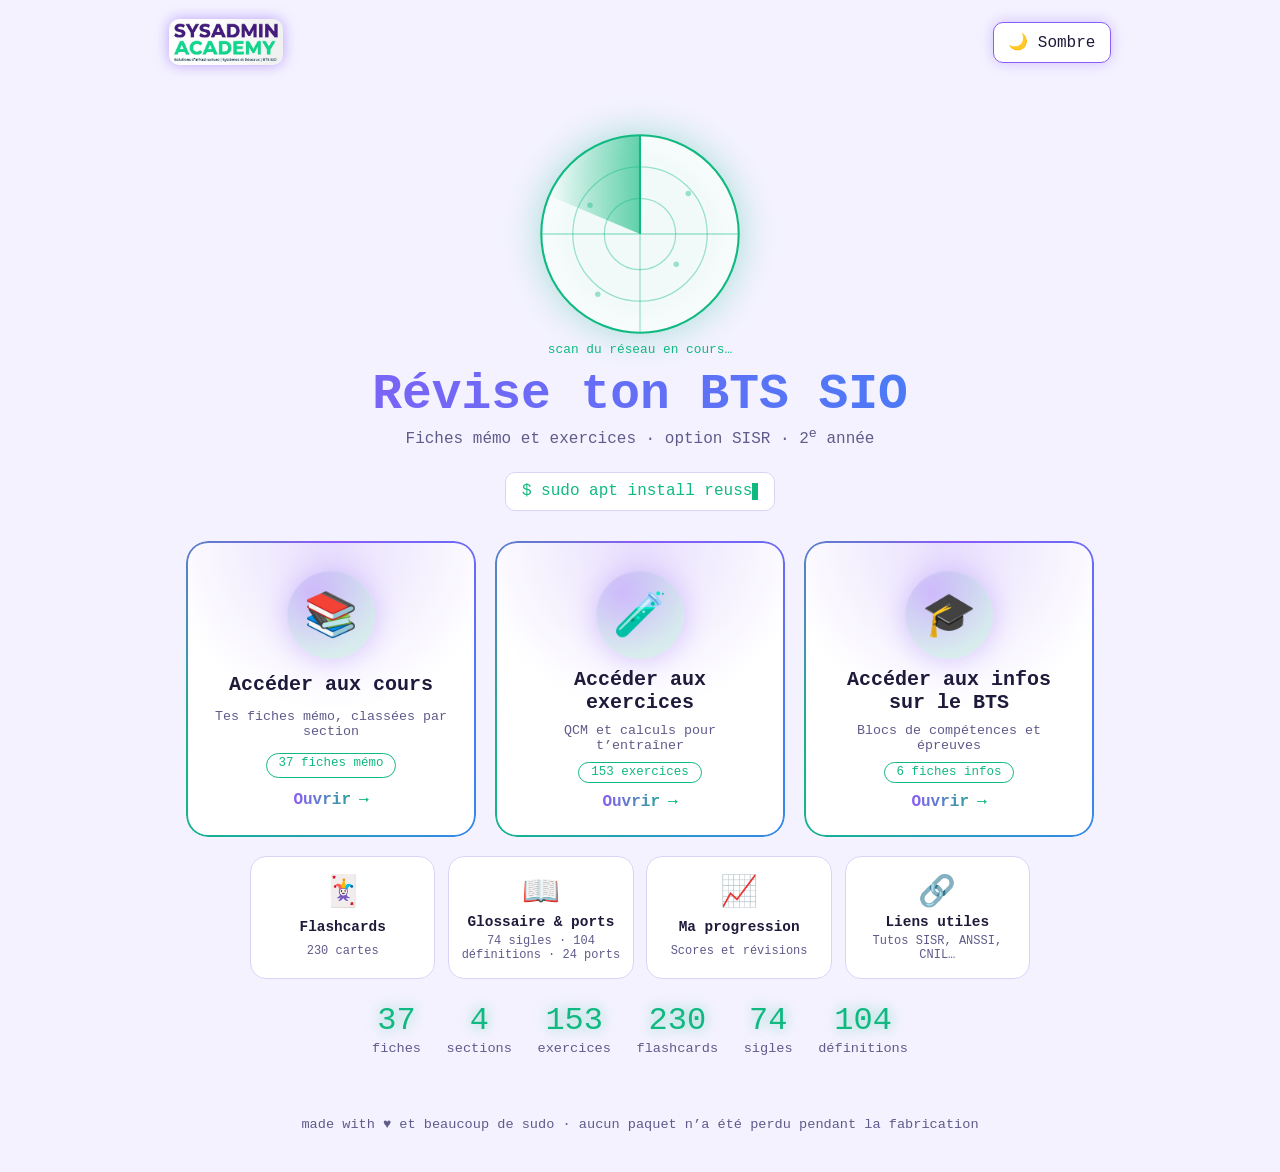
<file: index.html>
<!DOCTYPE html>
<html lang="fr">
<head>
<meta charset="utf-8">
<meta name="viewport" content="width=device-width, initial-scale=1, viewport-fit=cover">
<title>SysAdmin Academy · Accueil</title>
<link rel="stylesheet" href="css/style.css">
<script src="js/common.js"></script>
</head>
<body>
<canvas id="bg" aria-hidden="true"></canvas>
<header>
  <div class="top">
    <a href="index.html" aria-label="Accueil"><img class="logo" src="img/logo-texte.png" alt="SysAdmin Academy"></a>
    <div class="tools"></div>
  </div>
</header>
<main>
  <div class="hero">
    <svg class="radar" viewBox="0 0 200 200" aria-hidden="true"><defs><linearGradient id="sw" gradientUnits="userSpaceOnUse" x1="100" y1="0" x2="13" y2="0"><stop offset="0" stop-color="#10b981" stop-opacity=".65"/><stop offset="1" stop-color="#10b981" stop-opacity="0"/></linearGradient></defs><circle class="rim" cx="100" cy="100" r="94"/><circle class="r" cx="100" cy="100" r="64"/><circle class="r" cx="100" cy="100" r="34"/><path class="r" d="M100 6v188M6 100h188"/><g class="sweep"><path d="M100 100L100 6A94 94 0 0 0 13 63.4Z" fill="url(#sw)"/><line x1="100" y1="100" x2="100" y2="6" stroke="#10b981" stroke-width="2"/></g><circle class="dot" cx="146.0" cy="61.4" r="2.6"/><circle class="blip" cx="146.0" cy="61.4" r="3" style="animation-delay:0.50s"/><text x="152.0" y="56.4" style="animation-delay:0.50s">ssh</text><circle class="dot" cx="134.5" cy="128.9" r="2.6"/><circle class="blip" cx="134.5" cy="128.9" r="3" style="animation-delay:1.30s"/><text x="140.5" y="123.9" style="animation-delay:1.30s">dns</text><circle class="dot" cx="59.8" cy="157.3" r="2.6"/><circle class="blip" cx="59.8" cy="157.3" r="3" style="animation-delay:2.15s"/><text x="53.8" y="152.3" text-anchor="end" style="animation-delay:2.15s">dhcp</text><circle class="dot" cx="52.4" cy="72.5" r="2.6"/><circle class="blip" cx="52.4" cy="72.5" r="3" style="animation-delay:3.00s"/><text x="46.4" y="67.5" text-anchor="end" style="animation-delay:3.00s">smtp</text></svg>
    <p class="scan">scan du réseau en cours…</p>
    <h1>Révise ton BTS SIO</h1>
    <p class="sub">Fiches mémo et exercices · option SISR · 2<sup>e</sup> année</p>
    <div class="term">$ <span id="tt"></span><i></i></div>
    <div class="cta">
      <a class="bigbtn" href="cours.html"><span class="shine"></span><span class="ico">📚</span><b>Accéder aux cours</b><small>Tes fiches mémo, classées par section</small><span class="badge">37 fiches mémo</span><span class="go">Ouvrir <i>→</i></span></a>
      <a class="bigbtn" href="exercices.html"><span class="shine"></span><span class="ico">🧪</span><b>Accéder aux exercices</b><small>QCM et calculs pour t’entraîner</small><span class="badge">153 exercices</span><span class="go">Ouvrir <i>→</i></span></a>
      <a class="bigbtn" href="infos.html"><span class="shine"></span><span class="ico">🎓</span><b>Accéder aux infos sur le BTS</b><small>Blocs de compétences et épreuves</small><span class="badge">6 fiches infos</span><span class="go">Ouvrir <i>→</i></span></a>
    </div>
    <div class="chips">
      <a class="chip" style="--c:var(--violet)" href="flashcards.html"><span class="ci">🃏</span><b>Flashcards</b><small>230 cartes</small></a>
      <a class="chip" style="--c:var(--blue)" href="glossaire.html"><span class="ci">📖</span><b>Glossaire &amp; ports</b><small>74 sigles · 104 définitions · 24 ports</small></a>
      <a class="chip" style="--c:#c084fc" href="progression.html"><span class="ci">📈</span><b>Ma progression</b><small>Scores et révisions</small></a>
      <a class="chip" style="--c:var(--em)" href="liens.html"><span class="ci">🔗</span><b>Liens utiles</b><small>Tutos SISR, ANSSI, CNIL…</small></a>
    </div>
    <div class="stats"><div><em data-n="37">0</em><span>fiches</span></div><div><em data-n="4">0</em><span>sections</span></div><div><em data-n="153">0</em><span>exercices</span></div><div><em data-n="230">0</em><span>flashcards</span></div><div><em data-n="74">0</em><span>sigles</span></div><div><em data-n="104">0</em><span>définitions</span></div></div>
  </div>
</main>
<footer>made with ♥ et beaucoup de <code>sudo</code> · aucun paquet n’a été perdu pendant la fabrication</footer>
<script src="js/bg.js"></script><script src="js/home.js"></script>
</body>
</html>
</file>
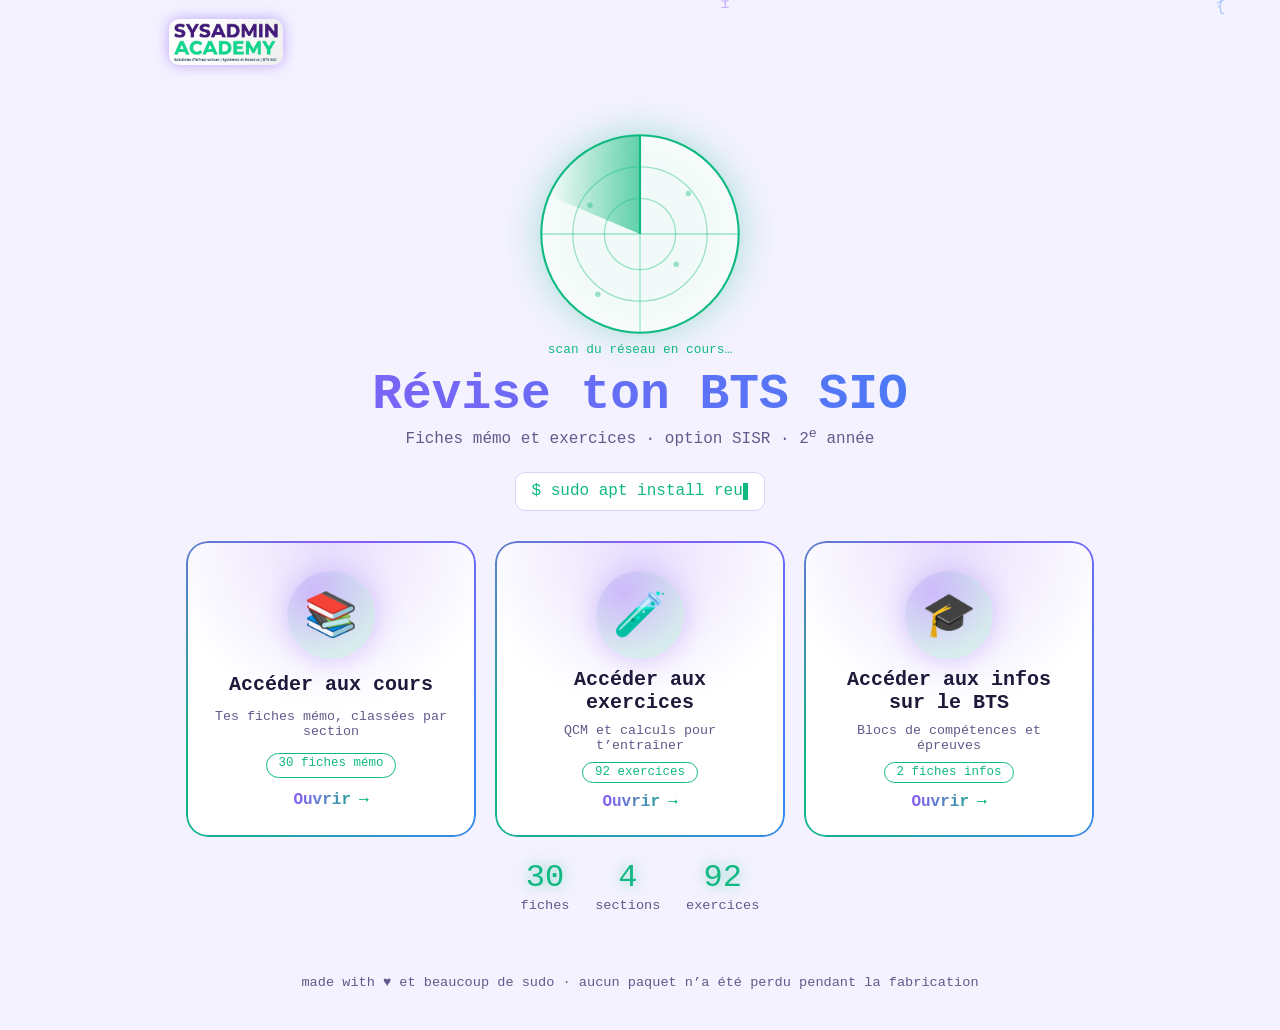
<file: accueil.html>
<!DOCTYPE html>
<html lang="fr">
<head>
<meta charset="utf-8">
<meta name="viewport" content="width=device-width, initial-scale=1, viewport-fit=cover">
<title>SysAdmin Academy · Accueil</title>
<link rel="stylesheet" href="css/style.css">
</head>
<body>
<canvas id="bg" aria-hidden="true"></canvas>
<header>
  <div class="top">
    <a href="accueil.html" aria-label="Accueil"><img class="logo" src="img/logo-texte.png" alt="SysAdmin Academy"></a>
    <div class="tools"></div>
  </div>
</header>
<main>
  <div class="hero">
    <svg class="radar" viewBox="0 0 200 200" aria-hidden="true"><defs><linearGradient id="sw" gradientUnits="userSpaceOnUse" x1="100" y1="0" x2="13" y2="0"><stop offset="0" stop-color="#10b981" stop-opacity=".65"/><stop offset="1" stop-color="#10b981" stop-opacity="0"/></linearGradient></defs><circle class="rim" cx="100" cy="100" r="94"/><circle class="r" cx="100" cy="100" r="64"/><circle class="r" cx="100" cy="100" r="34"/><path class="r" d="M100 6v188M6 100h188"/><g class="sweep"><path d="M100 100L100 6A94 94 0 0 0 13 63.4Z" fill="url(#sw)"/><line x1="100" y1="100" x2="100" y2="6" stroke="#10b981" stroke-width="2"/></g><circle class="dot" cx="146.0" cy="61.4" r="2.6"/><circle class="blip" cx="146.0" cy="61.4" r="3" style="animation-delay:0.50s"/><text x="152.0" y="56.4" style="animation-delay:0.50s">ssh</text><circle class="dot" cx="134.5" cy="128.9" r="2.6"/><circle class="blip" cx="134.5" cy="128.9" r="3" style="animation-delay:1.30s"/><text x="140.5" y="123.9" style="animation-delay:1.30s">dns</text><circle class="dot" cx="59.8" cy="157.3" r="2.6"/><circle class="blip" cx="59.8" cy="157.3" r="3" style="animation-delay:2.15s"/><text x="53.8" y="152.3" text-anchor="end" style="animation-delay:2.15s">dhcp</text><circle class="dot" cx="52.4" cy="72.5" r="2.6"/><circle class="blip" cx="52.4" cy="72.5" r="3" style="animation-delay:3.00s"/><text x="46.4" y="67.5" text-anchor="end" style="animation-delay:3.00s">smtp</text></svg>
    <p class="scan">scan du réseau en cours…</p>
    <h1>Révise ton BTS SIO</h1>
    <p class="sub">Fiches mémo et exercices · option SISR · 2<sup>e</sup> année</p>
    <div class="term">$ <span id="tt"></span><i></i></div>
    <div class="cta">
      <a class="bigbtn" href="index.html"><span class="shine"></span><span class="ico">📚</span><b>Accéder aux cours</b><small>Tes fiches mémo, classées par section</small><span class="badge">30 fiches mémo</span><span class="go">Ouvrir <i>→</i></span></a>
      <a class="bigbtn" href="exercices.html"><span class="shine"></span><span class="ico">🧪</span><b>Accéder aux exercices</b><small>QCM et calculs pour t’entraîner</small><span class="badge">92 exercices</span><span class="go">Ouvrir <i>→</i></span></a>
      <a class="bigbtn" href="infos.html"><span class="shine"></span><span class="ico">🎓</span><b>Accéder aux infos sur le BTS</b><small>Blocs de compétences et épreuves</small><span class="badge">2 fiches infos</span><span class="go">Ouvrir <i>→</i></span></a>
    </div>
    <div class="stats"><div><em data-n="30">0</em><span>fiches</span></div><div><em data-n="4">0</em><span>sections</span></div><div><em data-n="92">0</em><span>exercices</span></div></div>
  </div>
</main>
<footer>made with ♥ et beaucoup de <code>sudo</code> · aucun paquet n’a été perdu pendant la fabrication</footer>
<script src="js/bg.js"></script><script src="js/home.js"></script>
</body>
</html>
</file>
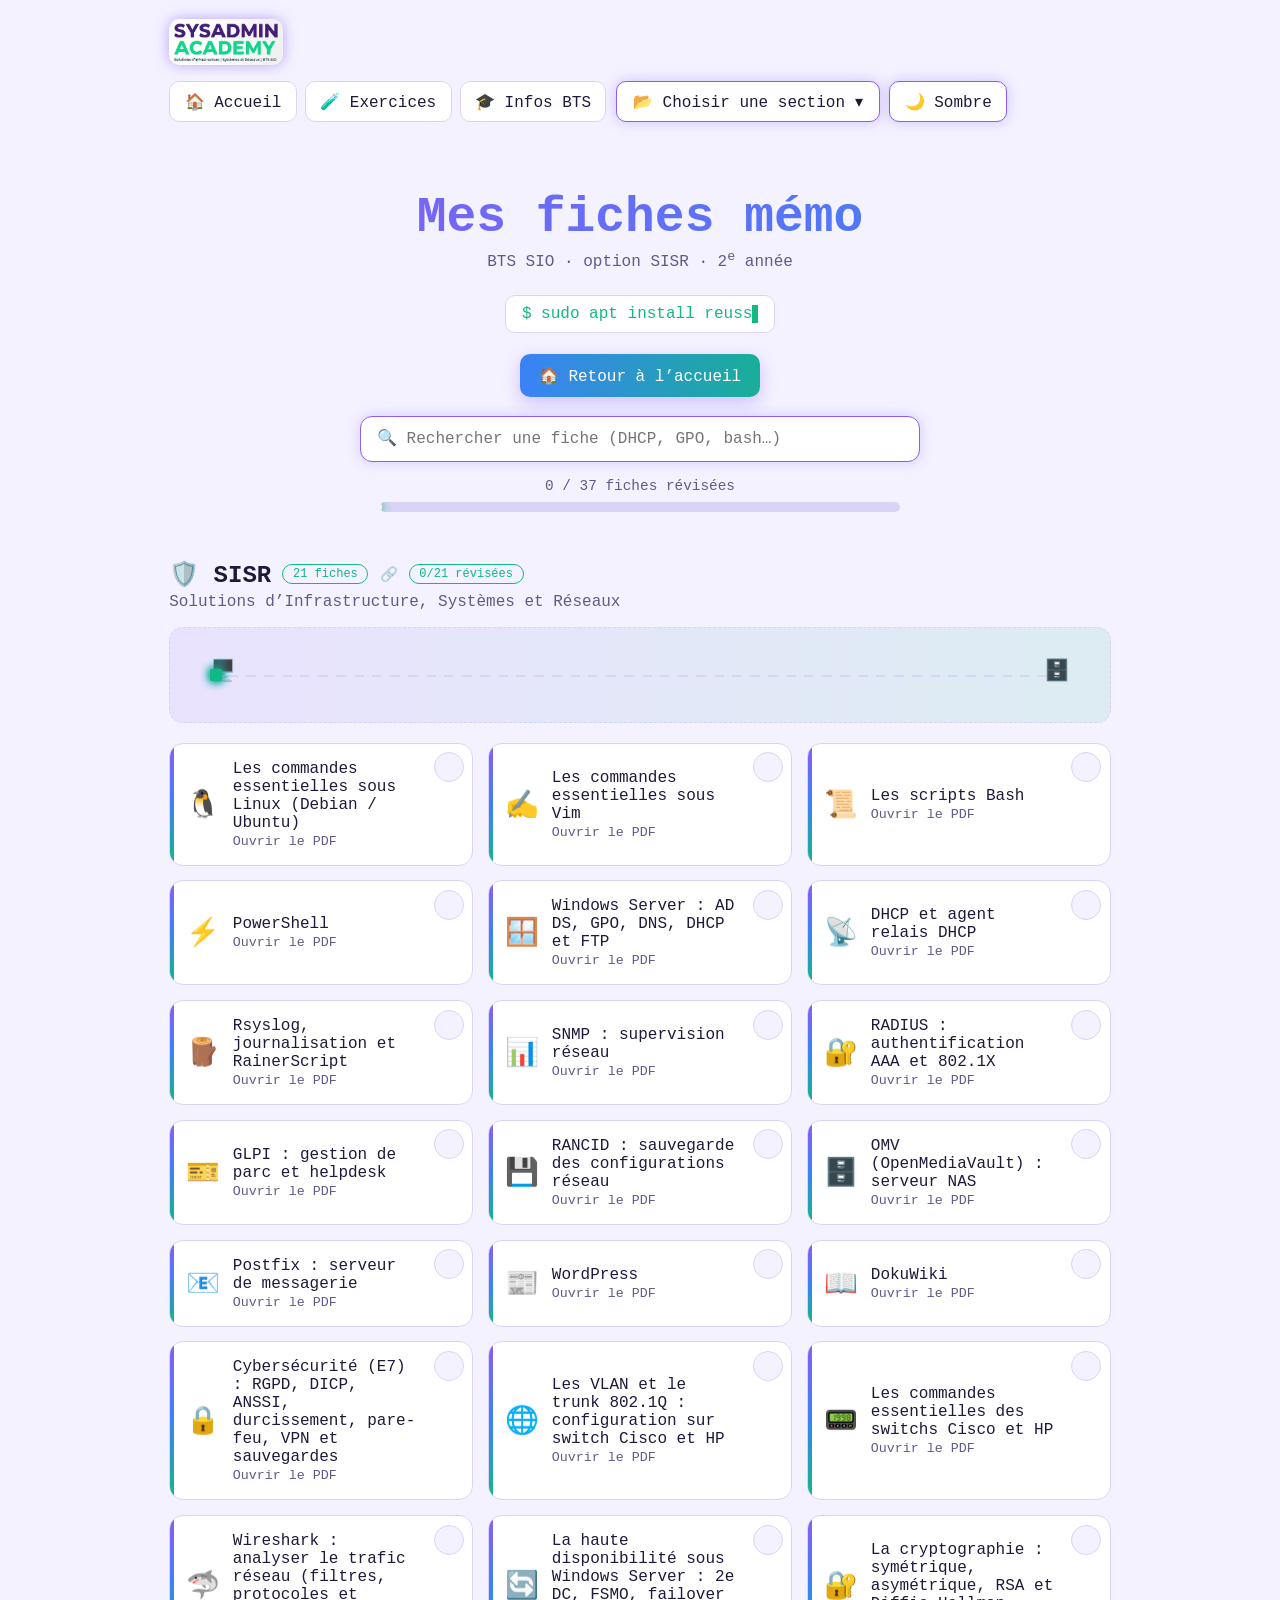
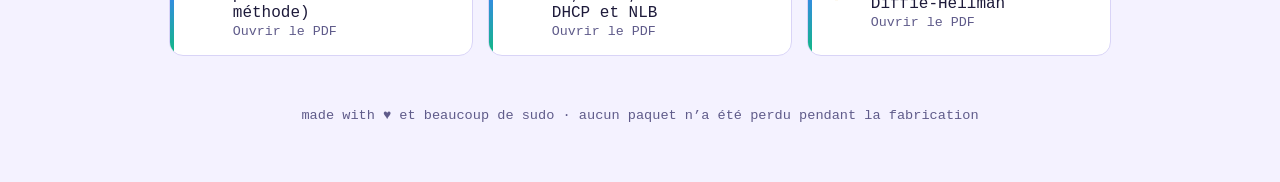
<file: cours.html>
<!DOCTYPE html>
<html lang="fr">
<head>
<meta charset="utf-8">
<meta name="viewport" content="width=device-width, initial-scale=1, viewport-fit=cover">
<title>SysAdmin Academy · Cours</title>
<link rel="stylesheet" href="css/style.css">
<script src="js/common.js"></script>
</head>
<body>
<canvas id="bg" aria-hidden="true"></canvas>
<header>
  <div class="top">
    <a href="index.html" aria-label="Accueil"><img class="logo" src="img/logo-texte.png" alt="SysAdmin Academy"></a>
    <div class="tools"><nav class="nav"><a href="index.html">🏠 Accueil</a><a href="exercices.html">🧪 Exercices</a><a href="infos.html">🎓 Infos BTS</a></nav><div class="dd" id="dd"><button id="ddb" aria-haspopup="true" aria-expanded="false">📂 Choisir une section ▾</button><ul id="ddl"></ul></div></div>
  </div>
</header>
<main>
  <div class="hero">
    <h1>Mes fiches mémo</h1>
    <p class="sub">BTS SIO · option SISR · 2<sup>e</sup> année</p>
    <div class="term">$ <span id="tt"></span><i></i></div>
    <div class="row"><a class="btn alt homebtn" href="index.html">🏠 Retour à l’accueil</a></div>
  </div>
  <section id="sisr"><h2><span>🛡️ SISR</span><em class="pill">21 fiches</em></h2><p class="sub">Solutions d’Infrastructure, Systèmes et Réseaux</p><div class="viz"><div class="net"><span style="left:0">🖥️</span><span style="right:0;animation-delay:-1.5s">🗄️</span><b></b><b></b><b></b></div></div><div class="grid">
<a class="doc" style="--i:0" href="docs/sisr/m%C3%A9mento-linux-bts-sio-sisr-debian-ubuntu.pdf" target="_blank" rel="noopener"><span class="ic">🐧</span><span>Les commandes essentielles sous Linux (Debian / Ubuntu)<small>Ouvrir le PDF</small></span></a>
<a class="doc" style="--i:1" href="docs/sisr/memento-vim-les-commandes-essentielles.pdf" target="_blank" rel="noopener"><span class="ic">✍️</span><span>Les commandes essentielles sous Vim<small>Ouvrir le PDF</small></span></a>
<a class="doc" style="--i:2" href="docs/sisr/m%C3%A9mo-bash-bts-sio-2-sisr.pdf" target="_blank" rel="noopener"><span class="ic">📜</span><span>Les scripts Bash<small>Ouvrir le PDF</small></span></a>
<a class="doc" style="--i:3" href="docs/sisr/m%C3%A9mo-powershell-bts-sio-sisr-2e-ann%C3%A9e.pdf" target="_blank" rel="noopener"><span class="ic">⚡</span><span>PowerShell<small>Ouvrir le PDF</small></span></a>
<a class="doc" style="--i:4" href="docs/sisr/M%C3%A9mo-Windows-Server-BTS-SIO-2-SISR.pdf" target="_blank" rel="noopener"><span class="ic">🪟</span><span>Windows Server : AD DS, GPO, DNS, DHCP et FTP<small>Ouvrir le PDF</small></span></a>
<a class="doc" style="--i:5" href="docs/sisr/m%C3%A9mo-dhcp-_-agent-relais-dhcp-bts-sio-option-sisr.pdf" target="_blank" rel="noopener"><span class="ic">📡</span><span>DHCP et agent relais DHCP<small>Ouvrir le PDF</small></span></a>
<a class="doc" style="--i:6" href="docs/sisr/m%C3%A9mo-rsyslog-_-journalisation-bts-sio-sisr.pdf" target="_blank" rel="noopener"><span class="ic">🪵</span><span>Rsyslog, journalisation et RainerScript<small>Ouvrir le PDF</small></span></a>
<a class="doc" style="--i:7" href="docs/sisr/M%C3%A9mo-SNMP-BTS-SIO-2-SISR.pdf" target="_blank" rel="noopener"><span class="ic">📊</span><span>SNMP : supervision réseau<small>Ouvrir le PDF</small></span></a>
<a class="doc" style="--i:8" href="docs/sisr/m%C3%A9mo-radius-bts-sio-2e-ann%C3%A9e-option-sisr.pdf" target="_blank" rel="noopener"><span class="ic">🔐</span><span>RADIUS : authentification AAA et 802.1X<small>Ouvrir le PDF</small></span></a>
<a class="doc" style="--i:9" href="docs/sisr/m%C3%A9mo-glpi-bts-sio-2e-ann%C3%A9e-option-sisr.pdf" target="_blank" rel="noopener"><span class="ic">🎫</span><span>GLPI : gestion de parc et helpdesk<small>Ouvrir le PDF</small></span></a>
<a class="doc" style="--i:10" href="docs/sisr/m%C3%A9mo-rancid-bts-sisr-sisr2.pdf" target="_blank" rel="noopener"><span class="ic">💾</span><span>RANCID : sauvegarde des configurations réseau<small>Ouvrir le PDF</small></span></a>
<a class="doc" style="--i:11" href="docs/sisr/M%C3%A9mo-OMV-OpenMediaVault-BTS-SIO-2-SISR.pdf" target="_blank" rel="noopener"><span class="ic">🗄️</span><span>OMV (OpenMediaVault) : serveur NAS<small>Ouvrir le PDF</small></span></a>
<a class="doc" style="--i:12" href="docs/sisr/M%C3%A9mo-Postfix-BTS-SIO-2-SISR.pdf" target="_blank" rel="noopener"><span class="ic">📧</span><span>Postfix : serveur de messagerie<small>Ouvrir le PDF</small></span></a>
<a class="doc" style="--i:13" href="docs/sisr/M%C3%A9mento_WordPress_-_BTS_SIO_SISR.pdf" target="_blank" rel="noopener"><span class="ic">📰</span><span>WordPress<small>Ouvrir le PDF</small></span></a>
<a class="doc" style="--i:14" href="docs/sisr/m%C3%A9mento-dokuwiki-bts-sio-sisr.pdf" target="_blank" rel="noopener"><span class="ic">📖</span><span>DokuWiki<small>Ouvrir le PDF</small></span></a>
<a class="doc" style="--i:15" href="docs/sisr/fiche-e7-cybersecurite-bts-sio-sisr.pdf" target="_blank" rel="noopener"><span class="ic">🔒</span><span>Cybersécurité (E7) : RGPD, DICP, ANSSI, durcissement, pare-feu, VPN et sauvegardes<small>Ouvrir le PDF</small></span></a>
<a class="doc" style="--i:16" href="docs/sisr/fiche-vlan-trunk-cisco-hp.pdf" target="_blank" rel="noopener"><span class="ic">🌐</span><span>Les VLAN et le trunk 802.1Q : configuration sur switch Cisco et HP<small>Ouvrir le PDF</small></span></a>
<a class="doc" style="--i:17" href="docs/sisr/fiche-commandes-switch-cisco-hp.pdf" target="_blank" rel="noopener"><span class="ic">📟</span><span>Les commandes essentielles des switchs Cisco et HP<small>Ouvrir le PDF</small></span></a>
<a class="doc" style="--i:18" href="docs/sisr/fiche-wireshark.pdf" target="_blank" rel="noopener"><span class="ic">🦈</span><span>Wireshark : analyser le trafic réseau (filtres, protocoles et méthode)<small>Ouvrir le PDF</small></span></a>
<a class="doc" style="--i:19" href="docs/sisr/fiche-haute-disponibilite-windows-server.pdf" target="_blank" rel="noopener"><span class="ic">🔄</span><span>La haute disponibilité sous Windows Server : 2e DC, FSMO, failover DHCP et NLB<small>Ouvrir le PDF</small></span></a>
<a class="doc" style="--i:20" href="docs/sisr/fiche-cryptographie.pdf" target="_blank" rel="noopener"><span class="ic">🔐</span><span>La cryptographie : symétrique, asymétrique, RSA et Diffie-Hellman<small>Ouvrir le PDF</small></span></a>
</div></section>
  <section id="cejm"><h2><span>⚖️ CEJM</span><em class="pill">8 fiches</em></h2><p class="sub">Culture économique, juridique et managériale</p><div class="viz"><span class="big">📜</span><svg class="scale" viewBox="0 0 220 96" aria-hidden="true"><line class="st" x1="110" y1="22" x2="110" y2="86"/><line class="st" x1="76" y1="87" x2="144" y2="87"/><g class="beam"><line x1="34" y1="22" x2="186" y2="22"/><g class="pl"><path d="M34 22 18 58M34 22 50 58M14 58h40a20 12 0 0 1-40 0z"/></g><g class="pr"><path d="M186 22 170 58M186 22 202 58M166 58h40a20 12 0 0 1-40 0z"/></g></g></svg><span class="big" style="animation-delay:-1.3s">🤝</span></div><div class="grid">
<a class="doc" style="--i:0" href="docs/cejm/Fiche_01_Verbes_directeurs.pdf" target="_blank" rel="noopener"><span class="ic">🎯</span><span>Comprendre les consignes : les verbes directeurs<small>Ouvrir le PDF</small></span></a>
<a class="doc" style="--i:1" href="docs/cejm/Fiche_02_Syllogisme_juridique-1.pdf" target="_blank" rel="noopener"><span class="ic">⚖️</span><span>Résoudre un cas pratique : le syllogisme juridique<small>Ouvrir le PDF</small></span></a>
<a class="doc" style="--i:2" href="docs/cejm/Fiche_03_Decision_de_justice.pdf" target="_blank" rel="noopener"><span class="ic">🏛️</span><span>Analyser une décision de justice<small>Ouvrir le PDF</small></span></a>
<a class="doc" style="--i:3" href="docs/cejm/Fiche_04_Analyser_un_contrat_-2-.pdf" target="_blank" rel="noopener"><span class="ic">📝</span><span>Lire et analyser un contrat<small>Ouvrir le PDF</small></span></a>
<a class="doc" style="--i:4" href="docs/cejm/Fiche_05_Formation_du_contrat.pdf" target="_blank" rel="noopener"><span class="ic">🤝</span><span>La formation du contrat<small>Ouvrir le PDF</small></span></a>
<a class="doc" style="--i:5" href="docs/cejm/Fiche_06_Contrat_de_vente_electronique.pdf" target="_blank" rel="noopener"><span class="ic">🛒</span><span>Le contrat de vente électronique<small>Ouvrir le PDF</small></span></a>
<a class="doc" style="--i:6" href="docs/cejm/Fiche_07_Matrice_PESTEL.pdf" target="_blank" rel="noopener"><span class="ic">🌍</span><span>La matrice PESTEL : analyser l’environnement de l’entreprise<small>Ouvrir le PDF</small></span></a>
<a class="doc" style="--i:7" href="docs/cejm/Fiche_08_Analyser_un_marche.pdf" target="_blank" rel="noopener"><span class="ic">📈</span><span>Analyser un marché<small>Ouvrir le PDF</small></span></a>
</div></section>
  <section id="mathinfo"><h2><span>🧮 Maths pour l’informatique</span><em class="pill">4 fiches</em></h2><p class="sub">Matrices, logique, binaire…</p><div class="viz"><div class="bits" id="bits"></div></div><div class="grid">
<a class="doc" style="--i:0" href="docs/maths-informatique/m%C3%A9mo-num%C3%A9ration-_-changement-de-base-bts-sio-sisr.pdf" target="_blank" rel="noopener"><span class="ic">🔟</span><span>Numération et changement de base<small>Ouvrir le PDF</small></span></a>
<a class="doc" style="--i:1" href="docs/maths-informatique/Fiche-de-r%C3%A9vision-Les-matrices.pdf" target="_blank" rel="noopener"><span class="ic">🔢</span><span>Les matrices<small>Ouvrir le PDF</small></span></a>
<a class="doc" style="--i:2" href="docs/maths-informatique/m%C3%A9mo-graphes-mpm-_-pert-bts-sio-sisr.pdf" target="_blank" rel="noopener"><span class="ic">🕸️</span><span>Graphes : méthodes MPM et PERT<small>Ouvrir le PDF</small></span></a>
<a class="doc" style="--i:3" href="docs/maths-informatique/fiche-congruence-entiers.pdf" target="_blank" rel="noopener"><span class="ic">🕛</span><span>La congruence sur les entiers (modulo n)<small>Ouvrir le PDF</small></span></a>
</div></section>
  <section id="mathapp"><h2><span>📐 Maths approfondies</span><em class="pill">4 fiches</em></h2><p class="sub">Pour aller plus loin</p><div class="viz"><svg class="cv" viewBox="0 0 600 100" aria-hidden="true"><line class="ax" x1="0" y1="52" x2="600" y2="52"/><path id="cp" d=""/><line id="ct" x1="0" y1="0" x2="0" y2="0"/><circle id="cd" r="6" cx="0" cy="0"/></svg></div><div class="grid">
<a class="doc" style="--i:0" href="docs/maths-approfondies/Fiche-de-r%C3%A9vision-Fonctions-d%C3%A9rivation-BTS-SIO.pdf" target="_blank" rel="noopener"><span class="ic">📉</span><span>Fonctions et dérivation<small>Ouvrir le PDF</small></span></a>
<a class="doc" style="--i:1" href="docs/maths-approfondies/M%C3%A9mo-Suites-num%C3%A9riques-arithm%C3%A9tiques-g%C3%A9om%C3%A9triques-et-r%C3%A9currence-BTS-SIO-SISR-maths-approfondies.pdf" target="_blank" rel="noopener"><span class="ic">🔁</span><span>Suites numériques et raisonnement par récurrence<small>Ouvrir le PDF</small></span></a>
<a class="doc" style="--i:2" href="docs/maths-approfondies/M%C3%A9mo-Probabilit%C3%A9s-BTS-SIO-SISR-maths-approfondies.pdf" target="_blank" rel="noopener"><span class="ic">🎲</span><span>Les probabilités<small>Ouvrir le PDF</small></span></a>
<a class="doc" style="--i:3" href="docs/maths-approfondies/M%C3%A9mo-Statistiques-%C3%A0-deux-variables-BTS-SIO-SISR-maths-approfondies.pdf" target="_blank" rel="noopener"><span class="ic">📊</span><span>Statistiques à deux variables<small>Ouvrir le PDF</small></span></a>
</div></section>
</main>
<footer>made with ♥ et beaucoup de <code>sudo</code> · aucun paquet n’a été perdu pendant la fabrication</footer>
<script src="js/bg.js"></script><script src="js/main.js"></script><script src="js/cours.js"></script>
</body>
</html>
</file>
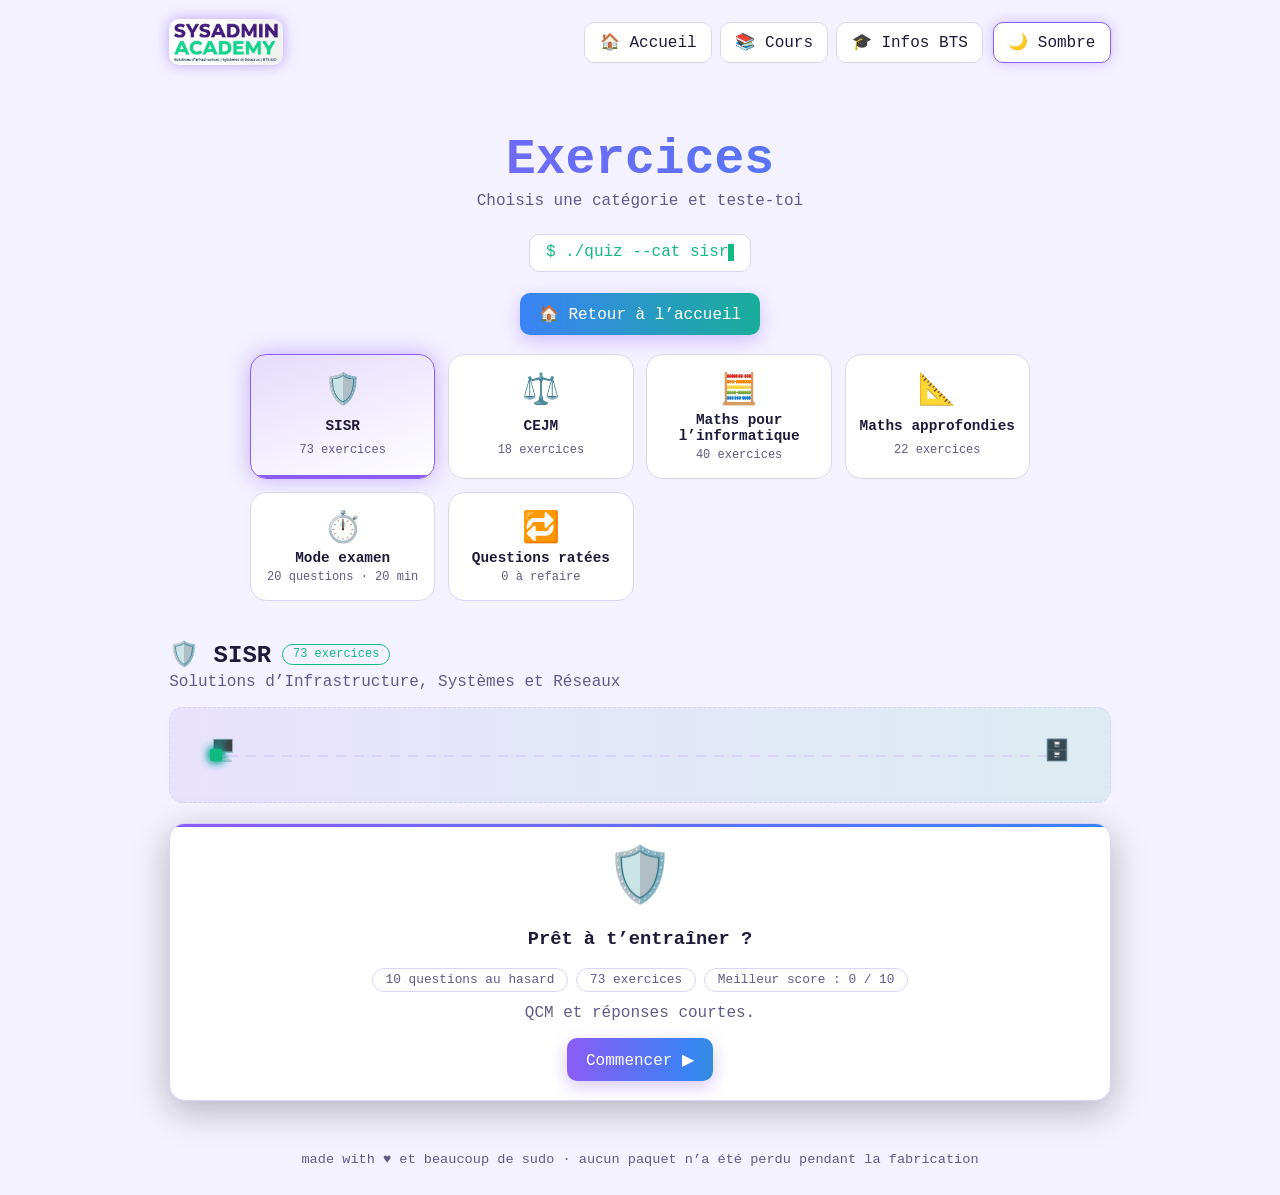
<file: exercices.html>
<!DOCTYPE html>
<html lang="fr">
<head>
<meta charset="utf-8">
<meta name="viewport" content="width=device-width, initial-scale=1, viewport-fit=cover">
<title>SysAdmin Academy · Exercices</title>
<link rel="stylesheet" href="css/style.css">
<script src="js/common.js"></script>
</head>
<body>
<canvas id="bg" aria-hidden="true"></canvas>
<header>
  <div class="top">
    <a href="index.html" aria-label="Accueil"><img class="logo" src="img/logo-texte.png" alt="SysAdmin Academy"></a>
    <div class="tools"><nav class="nav"><a href="index.html">🏠 Accueil</a><a href="cours.html">📚 Cours</a><a href="infos.html">🎓 Infos BTS</a></nav></div>
  </div>
</header>
<main>
  <div class="hero">
    <h1>Exercices</h1>
    <p class="sub">Choisis une catégorie et teste-toi</p>
    <div class="term">$ <span id="tt"></span><i></i></div>
    <div class="row"><a class="btn alt homebtn" href="index.html">🏠 Retour à l’accueil</a></div>
    <div class="chips" id="chips"><button class="chip" data-id="sisr" aria-pressed="false"><span class="ci">🛡️</span><b>SISR</b><small>73 exercices</small></button><button class="chip" data-id="cejm" aria-pressed="false"><span class="ci">⚖️</span><b>CEJM</b><small>18 exercices</small></button><button class="chip" data-id="mathinfo" aria-pressed="false"><span class="ci">🧮</span><b>Maths pour l’informatique</b><small>40 exercices</small></button><button class="chip" data-id="mathapp" aria-pressed="false"><span class="ci">📐</span><b>Maths approfondies</b><small>22 exercices</small></button><button class="chip" data-id="exam" aria-pressed="false"><span class="ci">⏱️</span><b>Mode examen</b><small>20 questions · 20 min</small></button><button class="chip" data-id="retry" aria-pressed="false"><span class="ci">🔁</span><b>Questions ratées</b><small id="nmiss">0 à refaire</small></button></div>
  </div>
  <section id="sisr"><h2><span>🛡️ SISR</span><em class="pill">73 exercices</em></h2><p class="sub">Solutions d’Infrastructure, Systèmes et Réseaux</p><div class="viz"><div class="net"><span style="left:0">🖥️</span><span style="right:0;animation-delay:-1.5s">🗄️</span><b></b><b></b><b></b></div></div><div class="quiz" id="q-sisr"></div></section>
  <section id="cejm"><h2><span>⚖️ CEJM</span><em class="pill">18 exercices</em></h2><p class="sub">Culture économique, juridique et managériale</p><div class="viz"><span class="big">📜</span><svg class="scale" viewBox="0 0 220 96" aria-hidden="true"><line class="st" x1="110" y1="22" x2="110" y2="86"/><line class="st" x1="76" y1="87" x2="144" y2="87"/><g class="beam"><line x1="34" y1="22" x2="186" y2="22"/><g class="pl"><path d="M34 22 18 58M34 22 50 58M14 58h40a20 12 0 0 1-40 0z"/></g><g class="pr"><path d="M186 22 170 58M186 22 202 58M166 58h40a20 12 0 0 1-40 0z"/></g></g></svg><span class="big" style="animation-delay:-1.3s">🤝</span></div><div class="quiz" id="q-cejm"></div></section>
  <section id="mathinfo"><h2><span>🧮 Maths pour l’informatique</span><em class="pill">40 exercices</em></h2><p class="sub">Matrices, logique, binaire…</p><div class="viz"><div class="bits" id="bits"></div></div><div class="quiz" id="q-mathinfo"></div></section>
  <section id="mathapp"><h2><span>📐 Maths approfondies</span><em class="pill">22 exercices</em></h2><p class="sub">Pour aller plus loin</p><div class="viz"><svg class="cv" viewBox="0 0 600 100" aria-hidden="true"><line class="ax" x1="0" y1="52" x2="600" y2="52"/><path id="cp" d=""/><line id="ct" x1="0" y1="0" x2="0" y2="0"/><circle id="cd" r="6" cx="0" cy="0"/></svg></div><div class="quiz" id="q-mathapp"></div></section>
  <section id="exam"><h2><span>⏱️ Mode examen</span><em class="pill">20 questions</em></h2><p class="sub">Toutes les catégories mélangées, 20 minutes chrono</p><div class="quiz" id="q-exam"></div></section>
  <section id="retry"><h2><span>🔁 Questions ratées</span></h2><p class="sub">Refais celles où tu t’es trompée</p><div class="quiz" id="q-retry"></div></section>
</main>
<canvas id="cf" aria-hidden="true"></canvas>
<footer>made with ♥ et beaucoup de <code>sudo</code> · aucun paquet n’a été perdu pendant la fabrication</footer>
<script src="js/bg.js"></script><script src="js/exercices.js"></script>
</body>
</html>
</file>
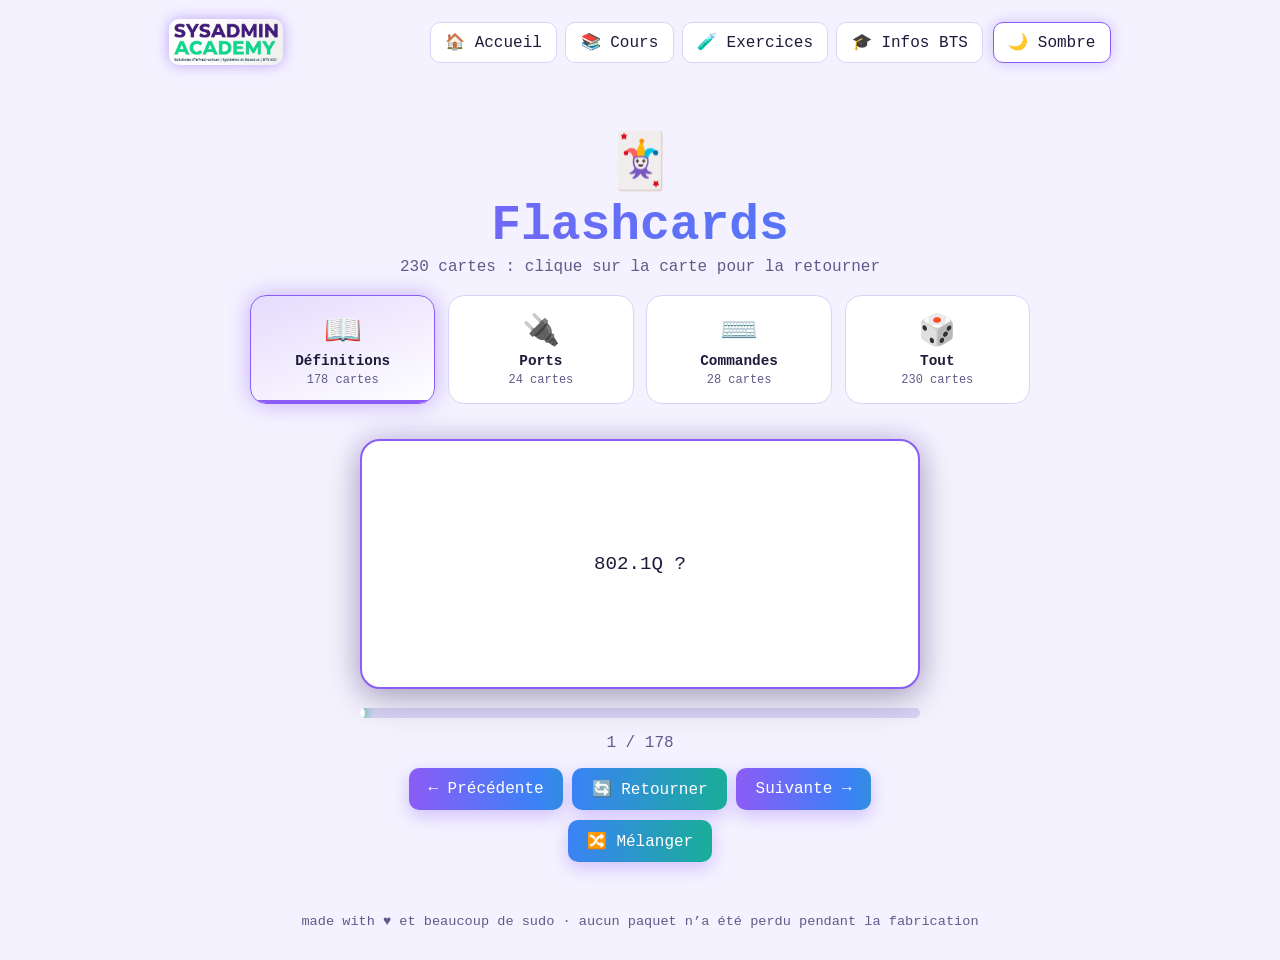
<file: flashcards.html>
<!DOCTYPE html>
<html lang="fr">
<head>
<meta charset="utf-8">
<meta name="viewport" content="width=device-width, initial-scale=1, viewport-fit=cover">
<title>SysAdmin Academy · Flashcards</title>
<link rel="stylesheet" href="css/style.css">
<script src="js/common.js"></script>
</head>
<body>
<canvas id="bg" aria-hidden="true"></canvas>
<header>
  <div class="top">
    <a href="index.html" aria-label="Accueil"><img class="logo" src="img/logo-texte.png" alt="SysAdmin Academy"></a>
    <div class="tools"><nav class="nav"><a href="index.html">🏠 Accueil</a><a href="cours.html">📚 Cours</a><a href="exercices.html">🧪 Exercices</a><a href="infos.html">🎓 Infos BTS</a></nav></div>
  </div>
</header>
<main>
  <div class="hero">
    <div class="bigico" aria-hidden="true">🃏</div>
    <h1>Flashcards</h1>
    <p class="sub">230 cartes : clique sur la carte pour la retourner</p>
    <div class="chips"><button class="chip" data-id="sig" aria-pressed="true"><span class="ci">📖</span><b>Définitions</b><small>178 cartes</small></button><button class="chip" data-id="por" aria-pressed="false"><span class="ci">🔌</span><b>Ports</b><small>24 cartes</small></button><button class="chip" data-id="cmd" aria-pressed="false"><span class="ci">⌨️</span><b>Commandes</b><small>28 cartes</small></button><button class="chip" data-id="all" aria-pressed="false"><span class="ci">🎲</span><b>Tout</b><small>230 cartes</small></button></div>
  </div>
  <div class="fcw"><div class="fc" id="fc"><div class="in"><div class="f" id="fq"></div><div class="b" id="fa"></div></div></div>
  <div class="bar"><i id="pb"></i></div><p class="sub center" id="cnt"></p>
  <div class="row"><button class="btn" id="pv">← Précédente</button><button class="btn alt" id="fl">🔄 Retourner</button><button class="btn" id="nx">Suivante →</button><button class="btn alt" id="sh">🔀 Mélanger</button></div></div>
</main>
<footer>made with ♥ et beaucoup de <code>sudo</code> · aucun paquet n’a été perdu pendant la fabrication</footer>
<script src="js/bg.js"></script><script src="js/data.js"></script><script src="js/flashcards.js"></script>
</body>
</html>
</file>
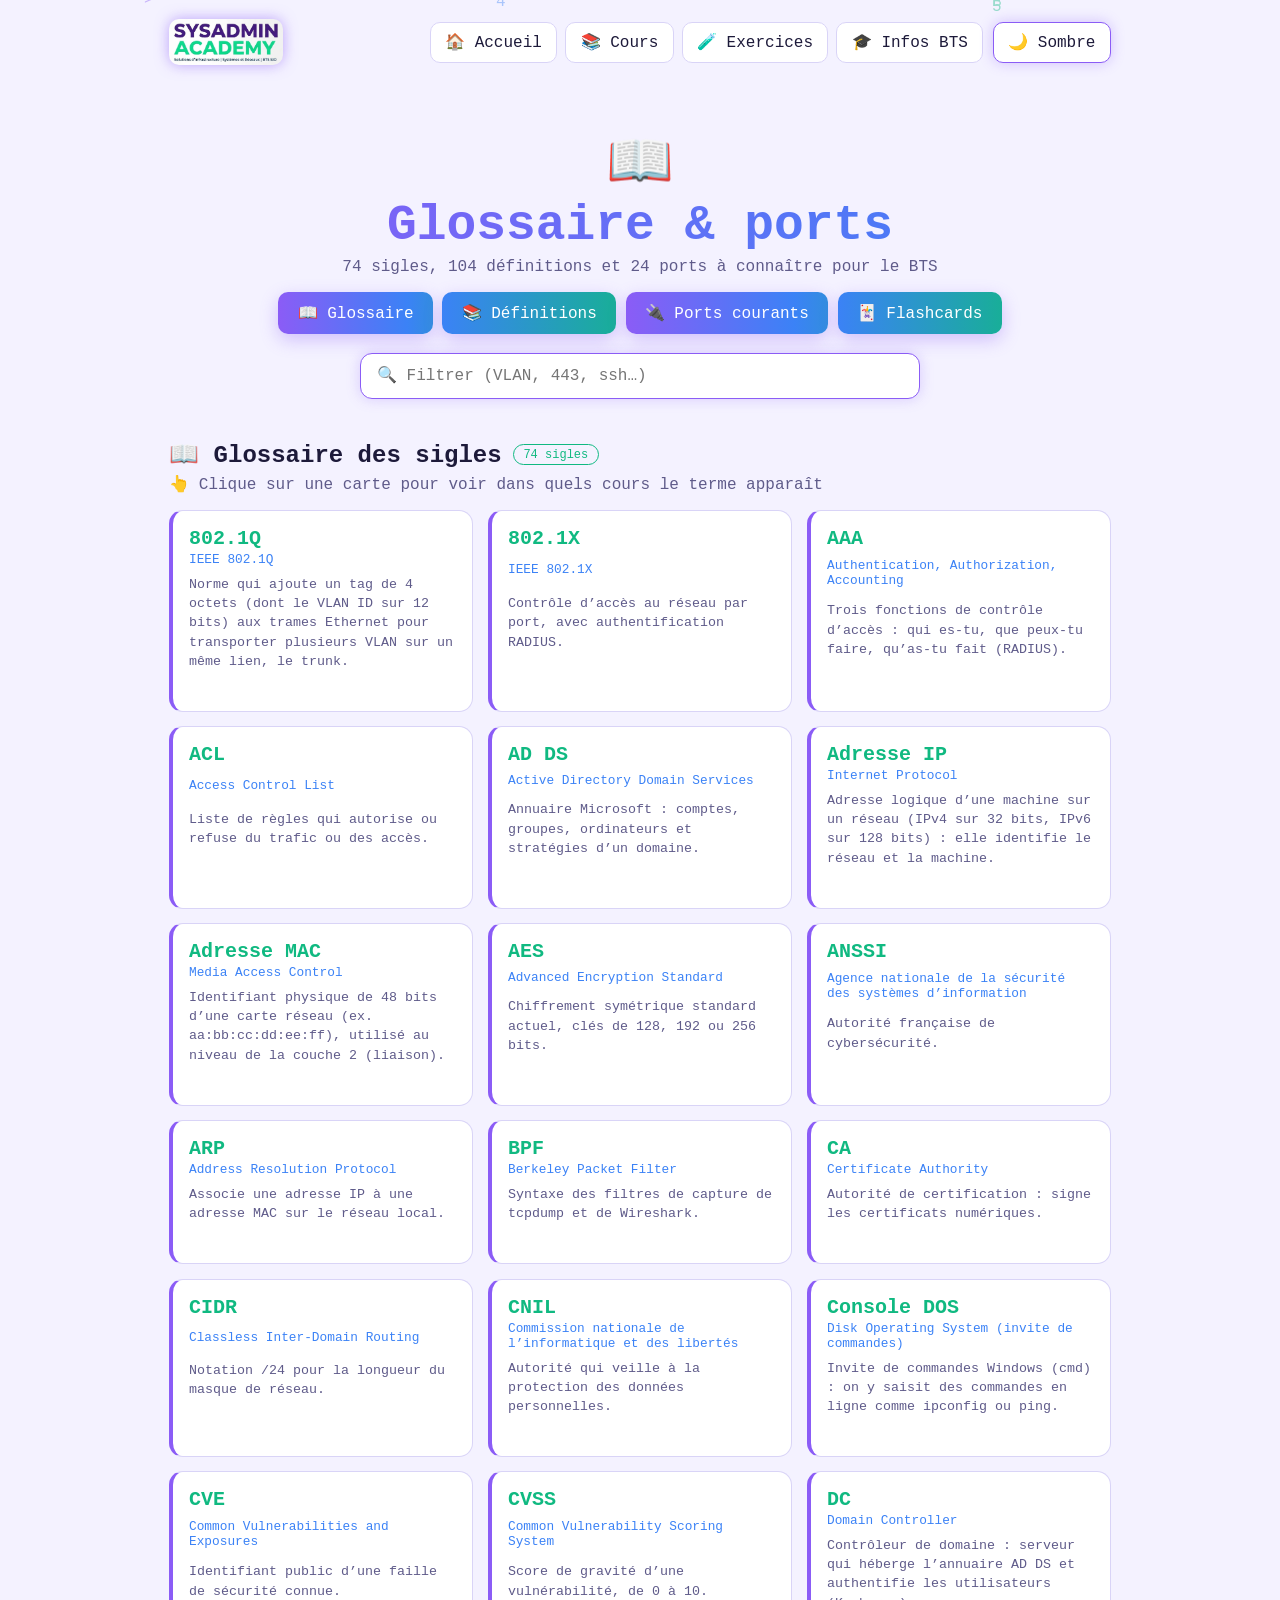
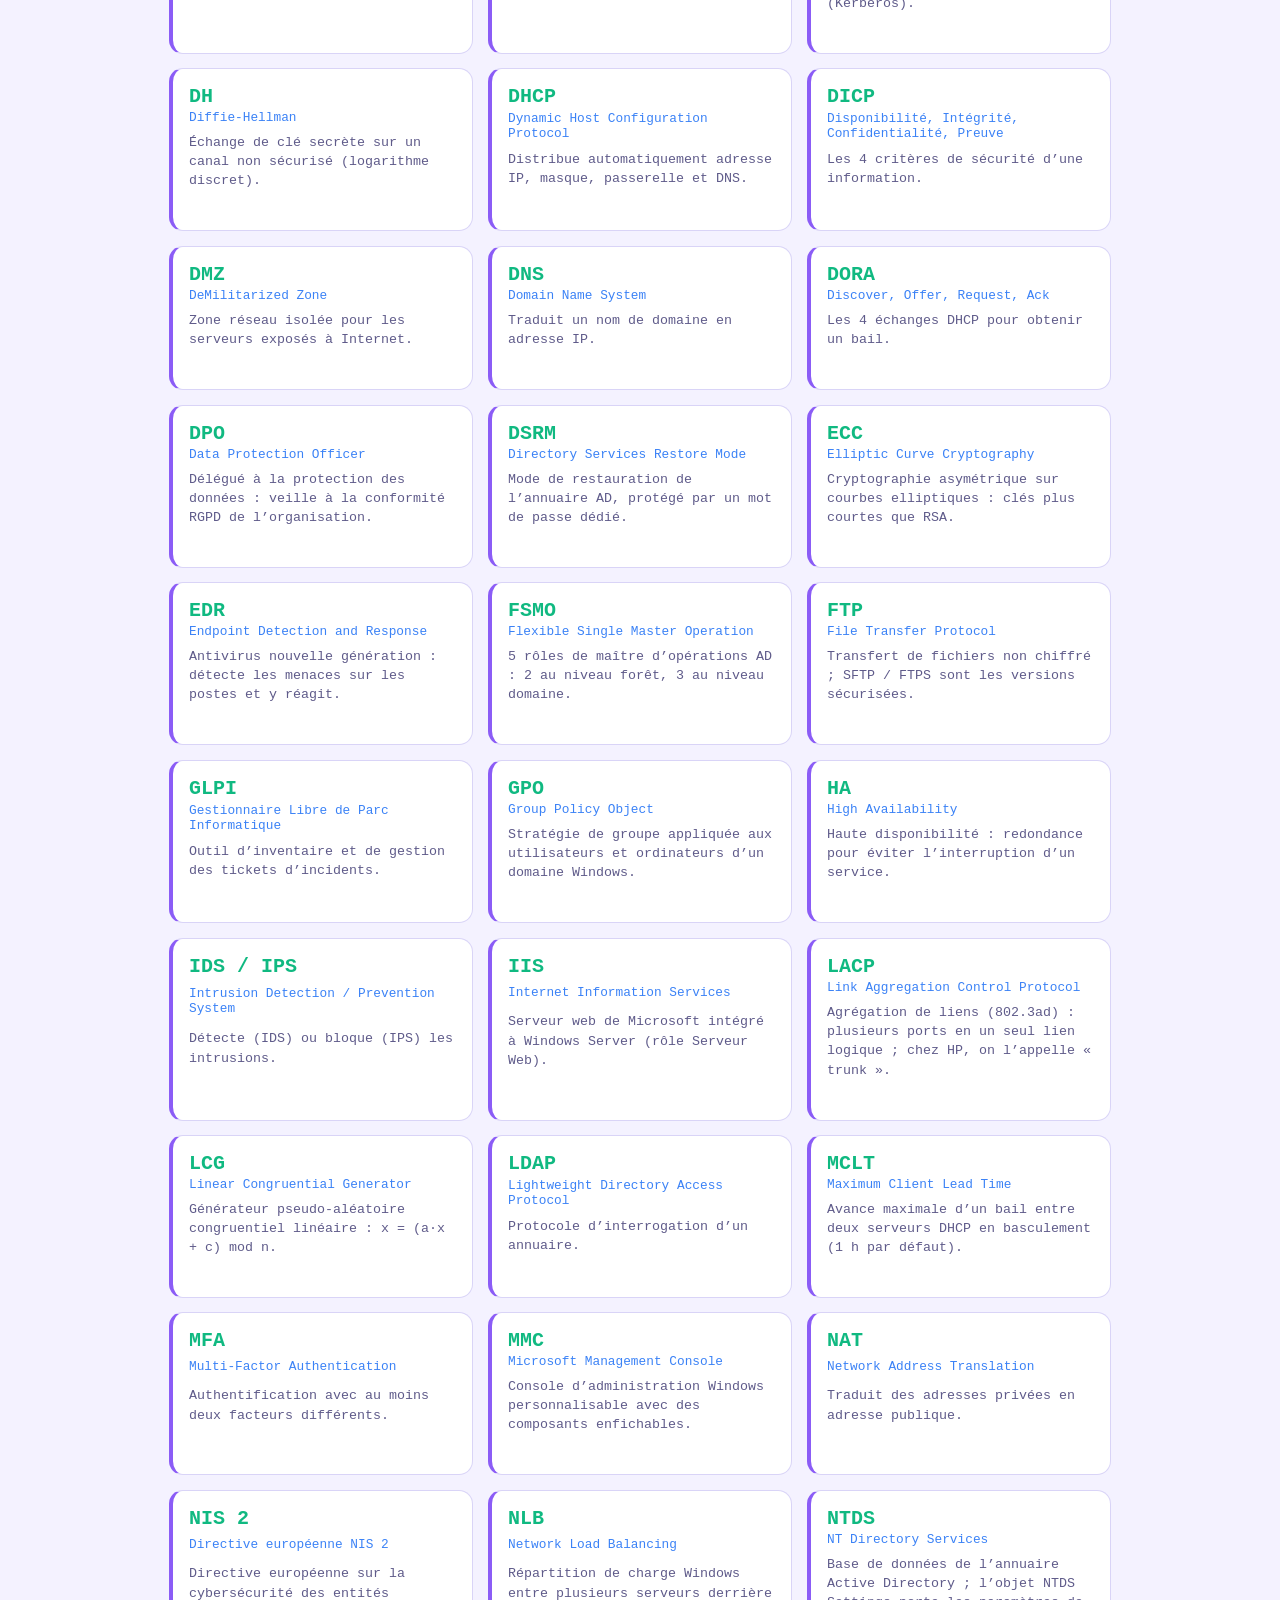
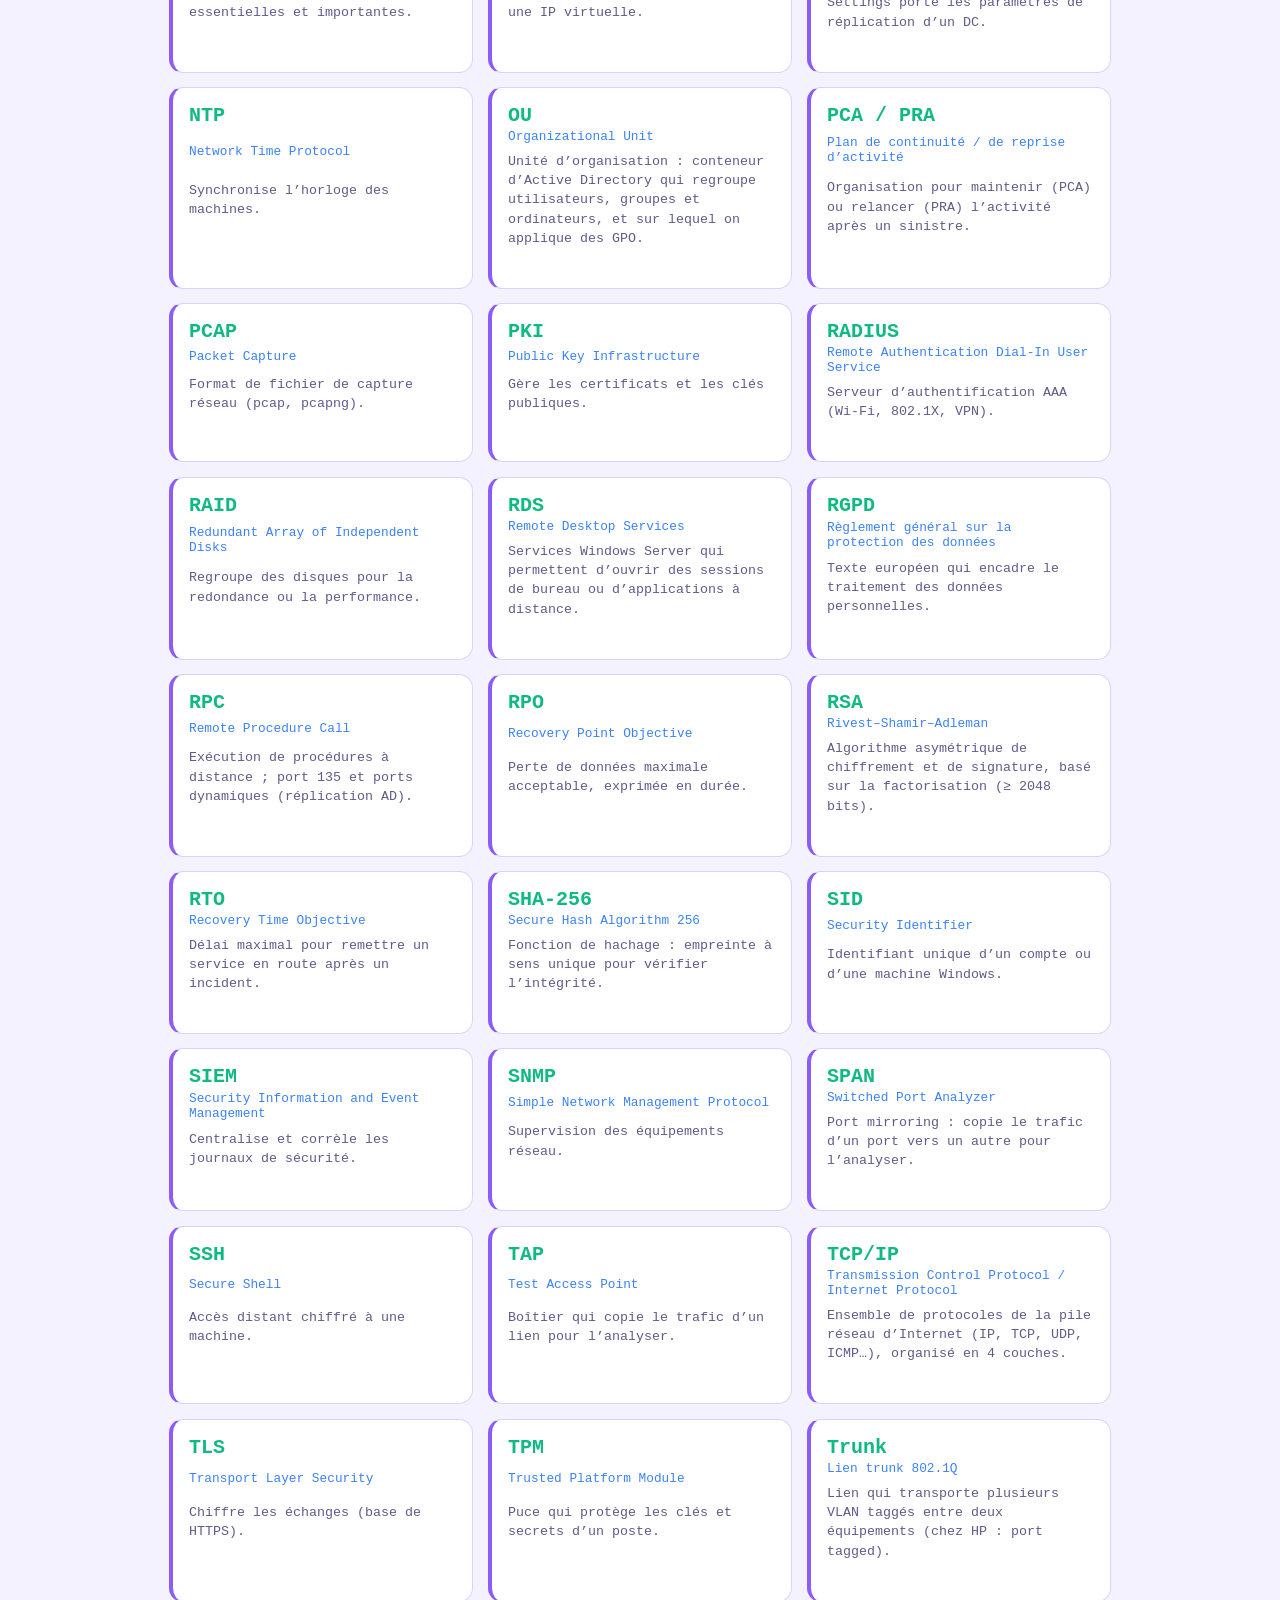
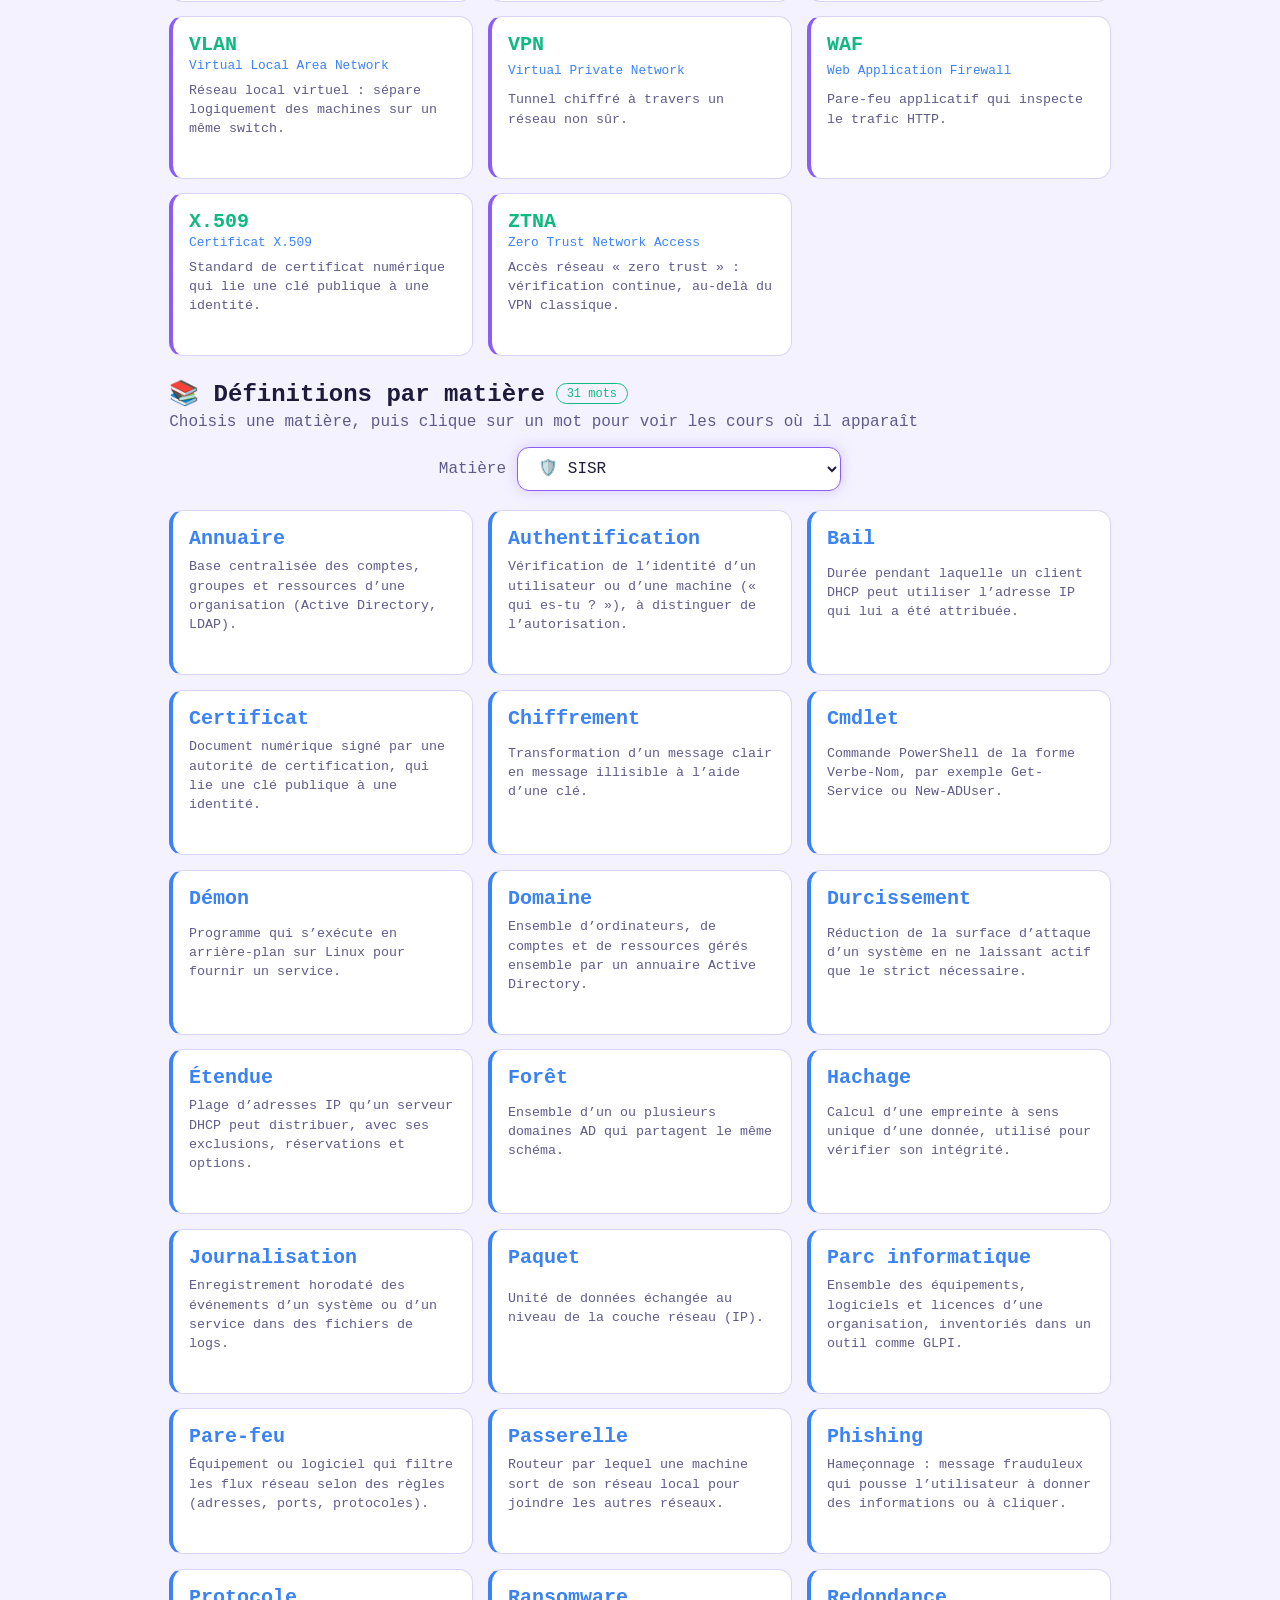
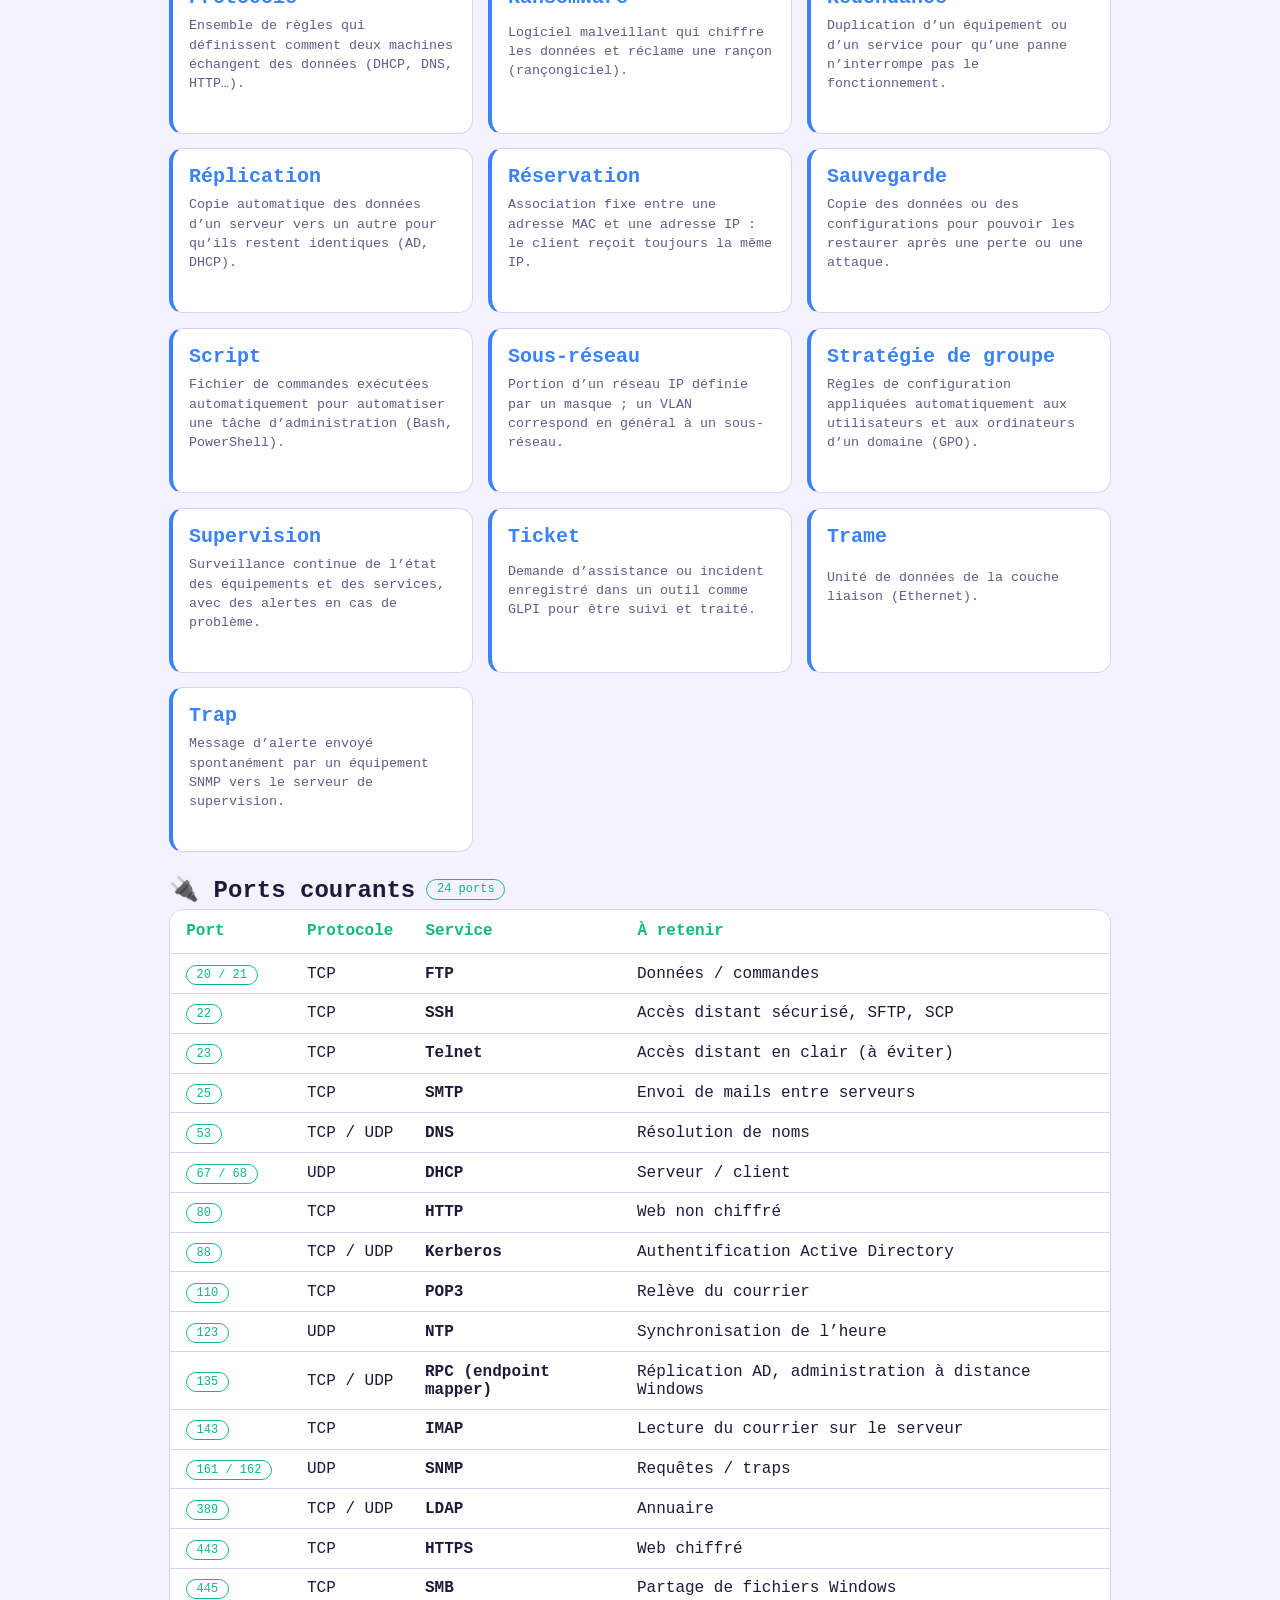
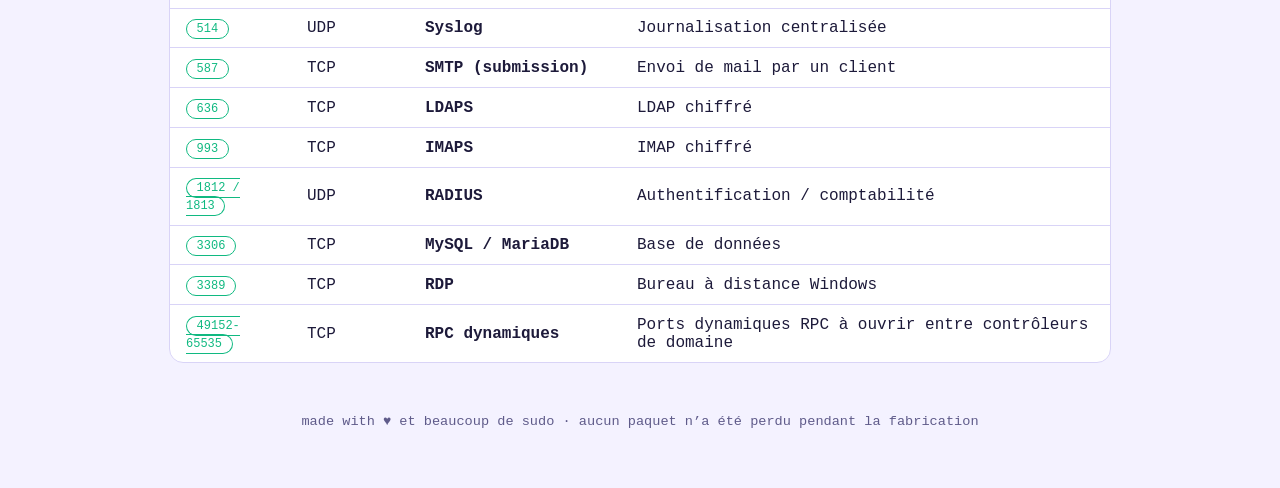
<file: glossaire.html>
<!DOCTYPE html>
<html lang="fr">
<head>
<meta charset="utf-8">
<meta name="viewport" content="width=device-width, initial-scale=1, viewport-fit=cover">
<title>SysAdmin Academy · Glossaire et ports</title>
<link rel="stylesheet" href="css/style.css">
<script src="js/common.js"></script>
</head>
<body>
<canvas id="bg" aria-hidden="true"></canvas>
<header>
  <div class="top">
    <a href="index.html" aria-label="Accueil"><img class="logo" src="img/logo-texte.png" alt="SysAdmin Academy"></a>
    <div class="tools"><nav class="nav"><a href="index.html">🏠 Accueil</a><a href="cours.html">📚 Cours</a><a href="exercices.html">🧪 Exercices</a><a href="infos.html">🎓 Infos BTS</a></nav></div>
  </div>
</header>
<main>
  <div class="hero">
    <div class="bigico" aria-hidden="true">📖</div>
    <h1>Glossaire &amp; ports</h1>
    <p class="sub">74 sigles, 104 définitions et 24 ports à connaître pour le BTS</p>
    <div class="row"><a class="btn" href="#glossaire">📖 Glossaire</a><a class="btn alt" href="#definitions">📚 Définitions</a><a class="btn" href="#ports">🔌 Ports courants</a><a class="btn alt" href="flashcards.html">🃏 Flashcards</a></div>
    <div class="srch"><input id="q" type="search" placeholder="🔍 Filtrer (VLAN, 443, ssh…)" aria-label="Filtrer"><p class="sub" id="qn"></p></div>
  </div>
  <section class="on" id="glossaire"><h2><span>📖 Glossaire des sigles</span><em class="pill">74 sigles</em></h2><p class="sub">👆 Clique sur une carte pour voir dans quels cours le terme apparaît</p><div class="gg" id="gl"></div></section>
  <section class="on" id="definitions"><h2><span>📚 Définitions par matière</span><em class="pill" id="dn"></em></h2><p class="sub">Choisis une matière, puis clique sur un mot pour voir les cours où il apparaît</p><div class="dsel"><label for="mat">Matière</label><select id="mat"><option value="sisr">🛡️ SISR</option><option value="cejm">⚖️ CEJM</option><option value="mathinfo">🧮 Maths pour l’informatique</option><option value="mathapp">📐 Maths approfondies</option></select></div><div class="gg" id="df"></div></section>
  <section class="on" id="ports"><h2><span>🔌 Ports courants</span><em class="pill">24 ports</em></h2><div class="tbl"><table><thead><tr><th>Port</th><th>Protocole</th><th>Service</th><th>À retenir</th></tr></thead><tbody id="pt"></tbody></table></div></section>
<div class="modal" id="md" hidden><div class="mp" role="dialog" aria-modal="true" aria-labelledby="mt"><button type="button" class="mx" id="mx" aria-label="Fermer">✕</button><h3 id="mt"></h3><p class="mn" id="mn"></p><p class="mdf" id="mdf"></p><div id="ml"></div></div></div>
</main>
<footer>made with ♥ et beaucoup de <code>sudo</code> · aucun paquet n’a été perdu pendant la fabrication</footer>
<script src="js/bg.js"></script><script src="js/data.js"></script><script src="js/glossaire.js"></script>
</body>
</html>
</file>
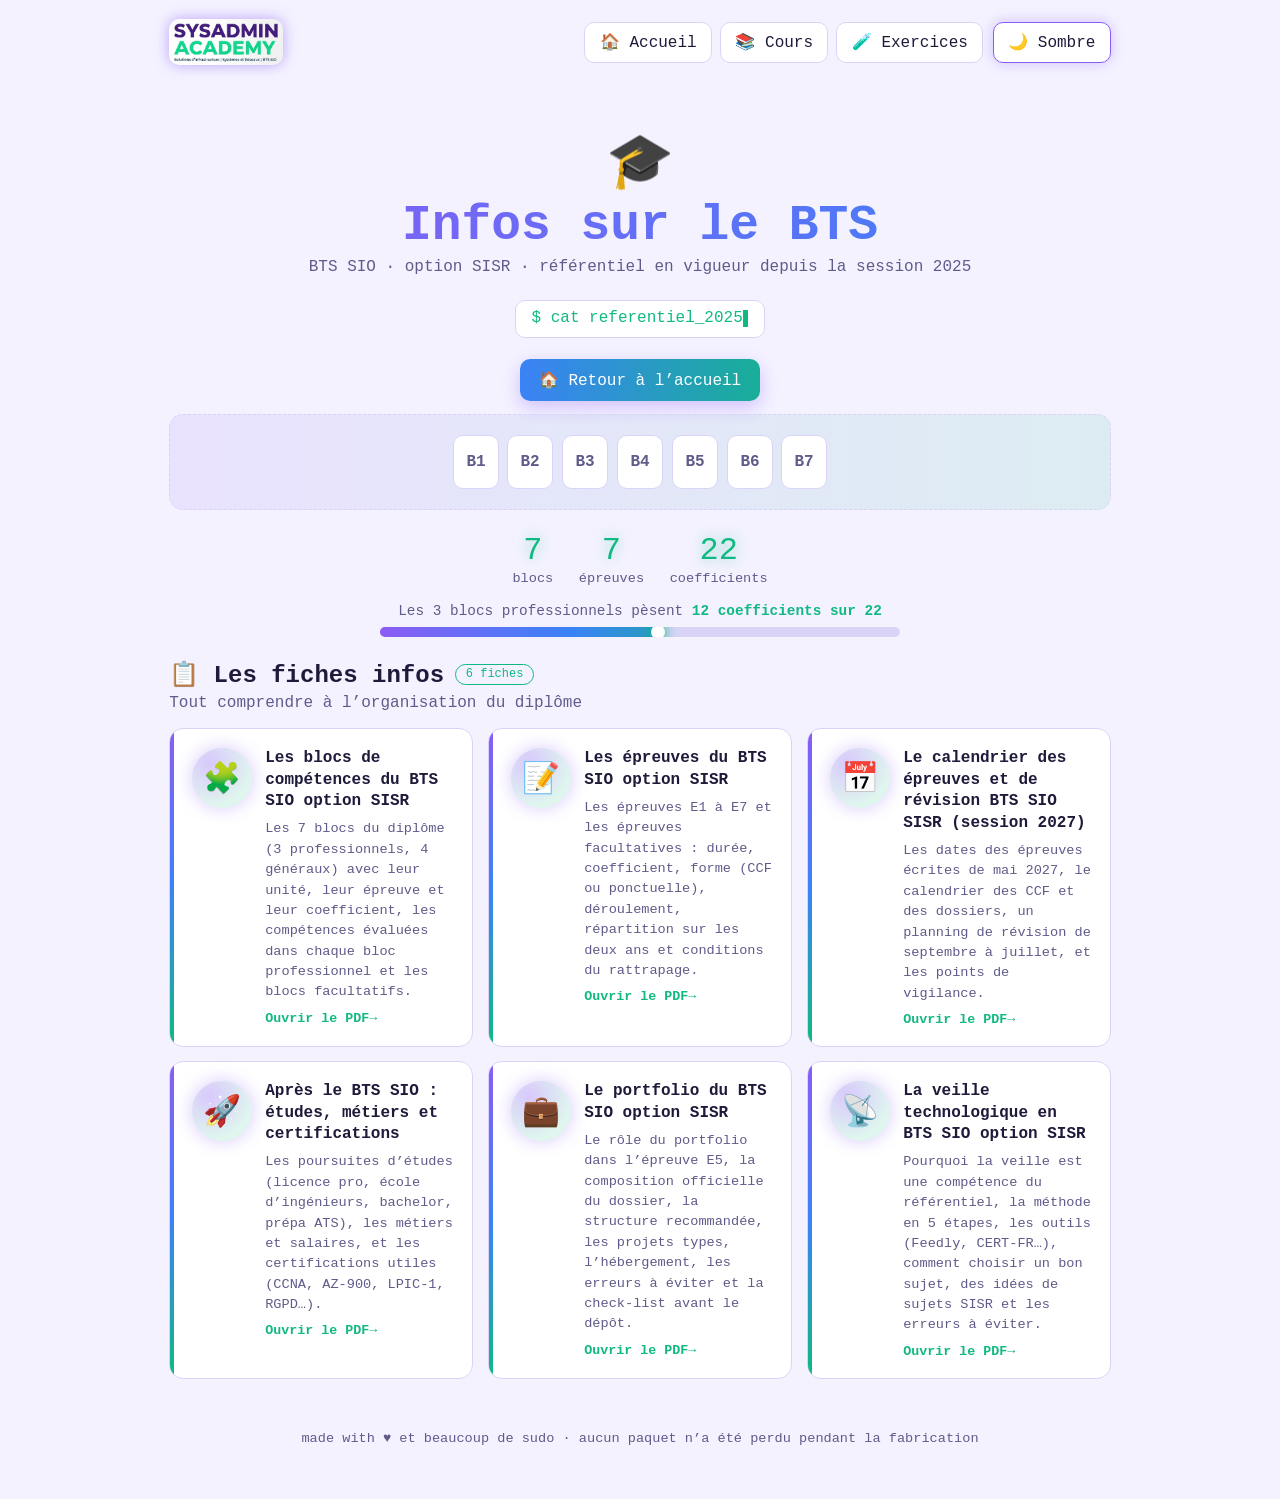
<file: infos.html>
<!DOCTYPE html>
<html lang="fr">
<head>
<meta charset="utf-8">
<meta name="viewport" content="width=device-width, initial-scale=1, viewport-fit=cover">
<title>SysAdmin Academy · Infos sur le BTS</title>
<link rel="stylesheet" href="css/style.css">
<script src="js/common.js"></script>
</head>
<body>
<canvas id="bg" aria-hidden="true"></canvas>
<header>
  <div class="top">
    <a href="index.html" aria-label="Accueil"><img class="logo" src="img/logo-texte.png" alt="SysAdmin Academy"></a>
    <div class="tools"><nav class="nav"><a href="index.html">🏠 Accueil</a><a href="cours.html">📚 Cours</a><a href="exercices.html">🧪 Exercices</a></nav></div>
  </div>
</header>
<main class="infos">
  <div class="hero">
    <div class="bigico" aria-hidden="true">🎓</div>
    <h1>Infos sur le BTS</h1>
    <p class="sub">BTS SIO · option SISR · référentiel en vigueur depuis la session 2025</p>
    <div class="term">$ <span id="tt"></span><i></i></div>
    <div class="row"><a class="btn alt homebtn" href="index.html">🏠 Retour à l’accueil</a></div>
  </div>

  <div class="viz"><div class="blocs" aria-hidden="true">
    <span style="--i:0;--c:var(--violet)">B1</span><span style="--i:1;--c:var(--violet)">B2</span><span style="--i:2;--c:var(--violet)">B3</span><span style="--i:3;--c:var(--blue)">B4</span><span style="--i:4;--c:var(--blue)">B5</span><span style="--i:5;--c:var(--em)">B6</span><span style="--i:6;--c:var(--em)">B7</span>
  </div></div>

  <div class="stats"><div><em data-n="7">0</em><span>blocs</span></div><div><em data-n="7">0</em><span>épreuves</span></div><div><em data-n="22">0</em><span>coefficients</span></div></div>
  <div class="coef"><p>Les 3 blocs professionnels pèsent <b>12 coefficients sur 22</b></p><div class="bar"><i></i></div></div>

  <section class="on" id="infos"><h2><span>📋 Les fiches infos</span><em class="pill">6 fiches</em></h2><p class="sub">Tout comprendre à l’organisation du diplôme</p>
  <div class="grid">
<a class="doc" style="--i:0" href="docs/infos-bts/fiche-blocs-de-competences-bts-sio-sisr.pdf" target="_blank" rel="noopener"><span class="ic">🧩</span><span><b class="dt">Les blocs de compétences du BTS SIO option SISR</b><span class="desc">Les 7 blocs du diplôme (3 professionnels, 4 généraux) avec leur unité, leur épreuve et leur coefficient, les compétences évaluées dans chaque bloc professionnel et les blocs facultatifs.</span><small>Ouvrir le PDF</small></span></a>
<a class="doc" style="--i:1" href="docs/infos-bts/fiche-epreuves-bts-sio-sisr.pdf" target="_blank" rel="noopener"><span class="ic">📝</span><span><b class="dt">Les épreuves du BTS SIO option SISR</b><span class="desc">Les épreuves E1 à E7 et les épreuves facultatives : durée, coefficient, forme (CCF ou ponctuelle), déroulement, répartition sur les deux ans et conditions du rattrapage.</span><small>Ouvrir le PDF</small></span></a>
<a class="doc" style="--i:2" href="docs/infos-bts/calendrier-epreuves-revision-2027.pdf" target="_blank" rel="noopener"><span class="ic">📅</span><span><b class="dt">Le calendrier des épreuves et de révision BTS SIO SISR (session 2027)</b><span class="desc">Les dates des épreuves écrites de mai 2027, le calendrier des CCF et des dossiers, un planning de révision de septembre à juillet, et les points de vigilance.</span><small>Ouvrir le PDF</small></span></a>
<a class="doc" style="--i:3" href="docs/infos-bts/apres-le-bts-sio.pdf" target="_blank" rel="noopener"><span class="ic">🚀</span><span><b class="dt">Après le BTS SIO : études, métiers et certifications</b><span class="desc">Les poursuites d’études (licence pro, école d’ingénieurs, bachelor, prépa ATS), les métiers et salaires, et les certifications utiles (CCNA, AZ-900, LPIC-1, RGPD…).</span><small>Ouvrir le PDF</small></span></a>
<a class="doc" style="--i:4" href="docs/infos-bts/portfolio-bts-sio-sisr.pdf" target="_blank" rel="noopener"><span class="ic">💼</span><span><b class="dt">Le portfolio du BTS SIO option SISR</b><span class="desc">Le rôle du portfolio dans l’épreuve E5, la composition officielle du dossier, la structure recommandée, les projets types, l’hébergement, les erreurs à éviter et la check-list avant le dépôt.</span><small>Ouvrir le PDF</small></span></a>
<a class="doc" style="--i:5" href="docs/infos-bts/veille-technologique-bts-sio-sisr.pdf" target="_blank" rel="noopener"><span class="ic">📡</span><span><b class="dt">La veille technologique en BTS SIO option SISR</b><span class="desc">Pourquoi la veille est une compétence du référentiel, la méthode en 5 étapes, les outils (Feedly, CERT-FR…), comment choisir un bon sujet, des idées de sujets SISR et les erreurs à éviter.</span><small>Ouvrir le PDF</small></span></a>
  </div></section>
</main>
<footer>made with ♥ et beaucoup de <code>sudo</code> · aucun paquet n’a été perdu pendant la fabrication</footer>
<script src="js/bg.js"></script><script src="js/infos.js"></script>
</body>
</html>
</file>
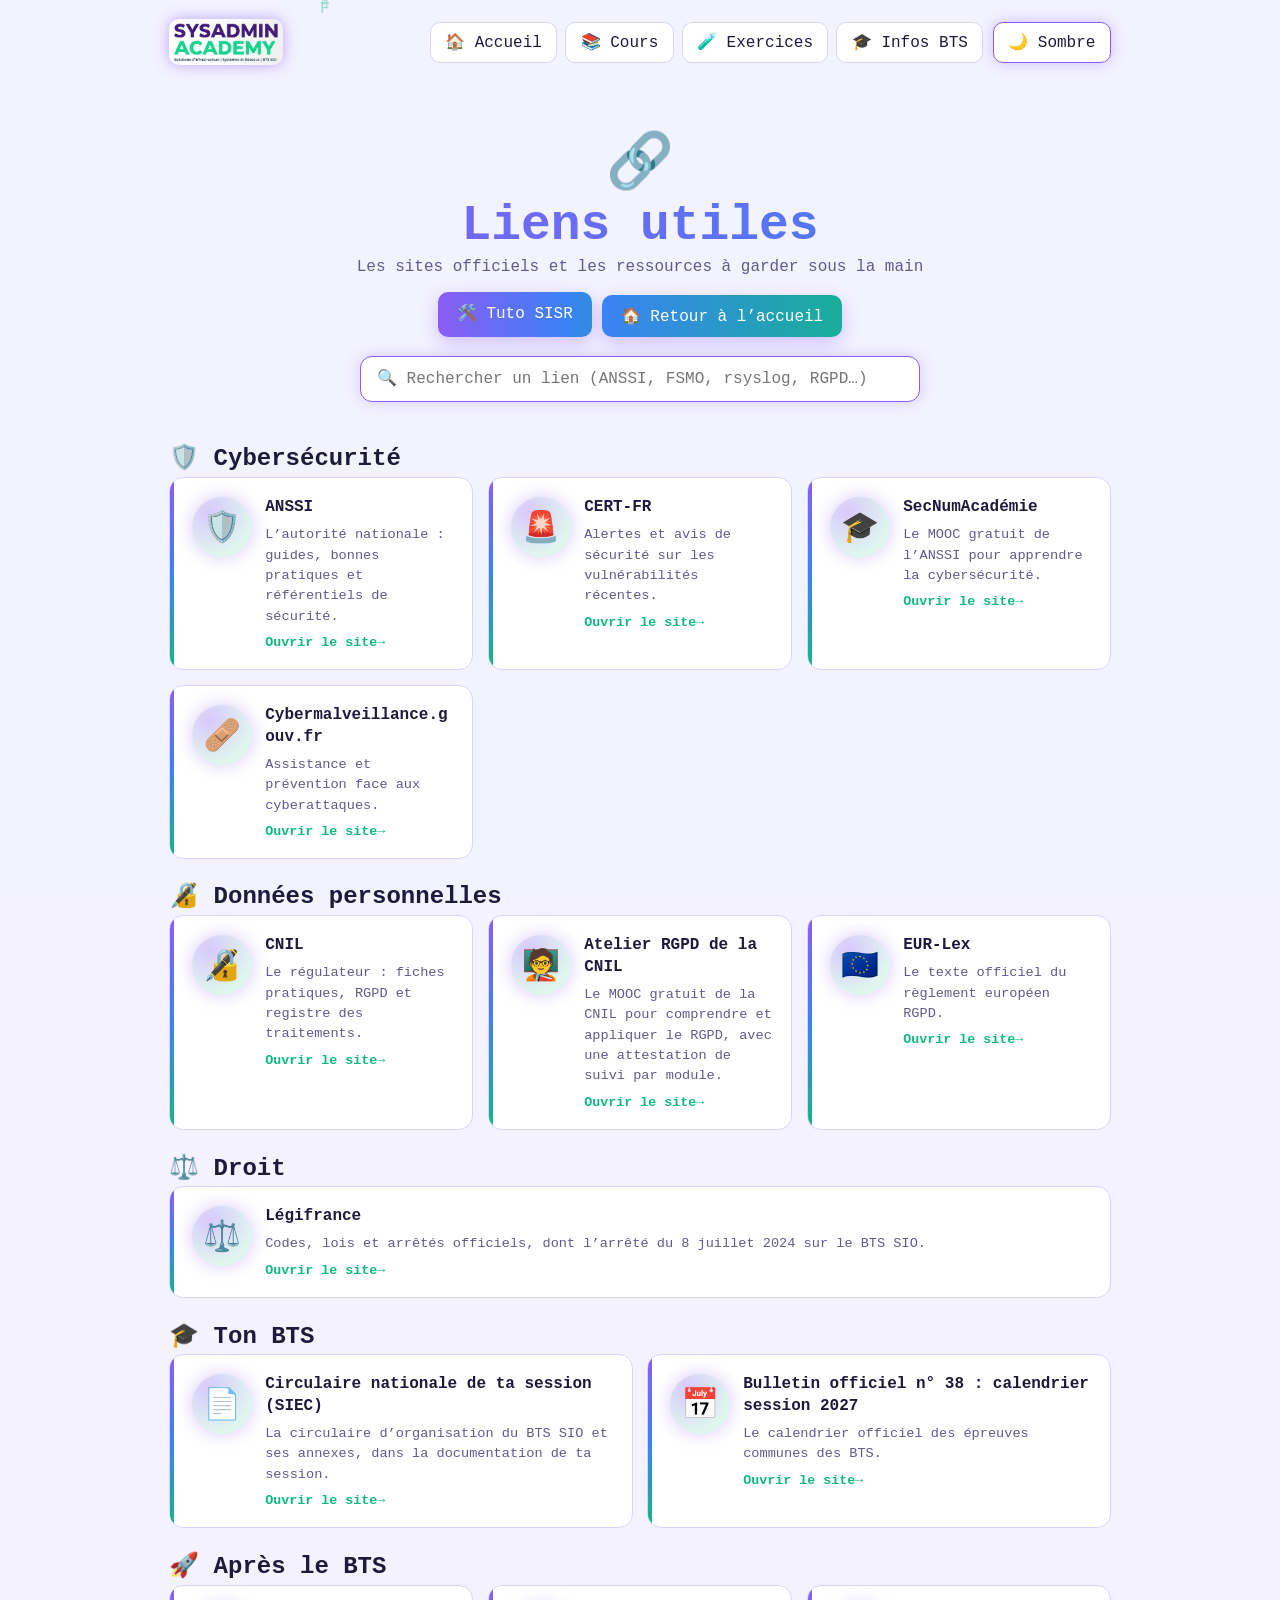
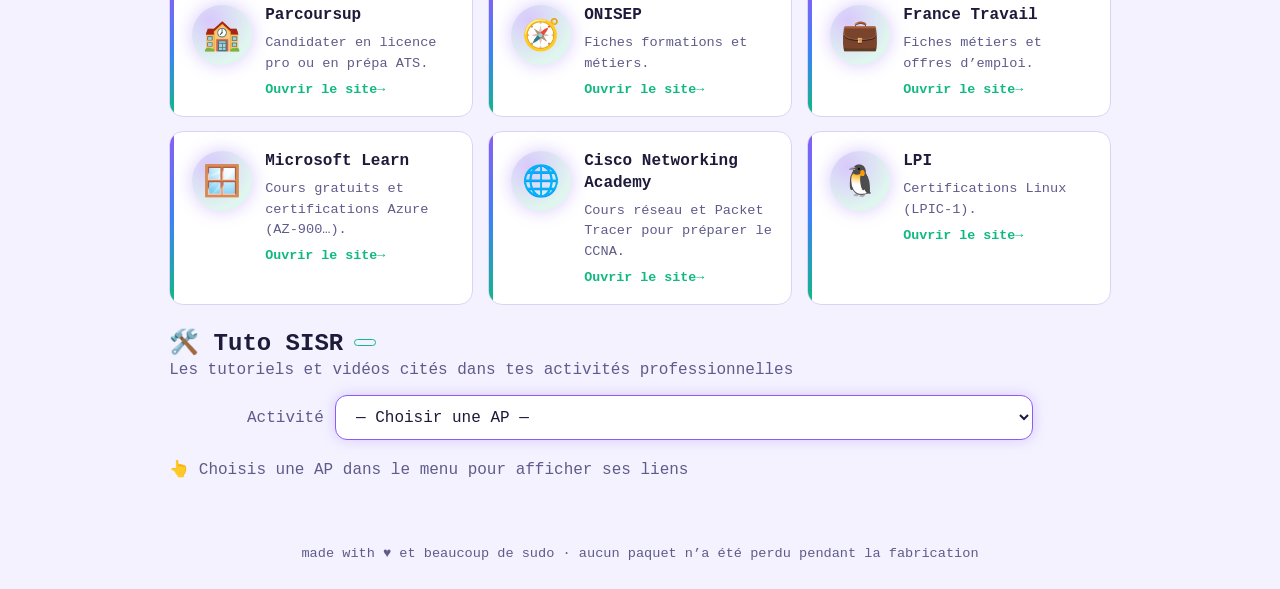
<file: liens.html>
<!DOCTYPE html>
<html lang="fr">
<head>
<meta charset="utf-8">
<meta name="viewport" content="width=device-width, initial-scale=1, viewport-fit=cover">
<title>SysAdmin Academy · Liens utiles</title>
<link rel="stylesheet" href="css/style.css">
<script src="js/common.js"></script>
</head>
<body>
<canvas id="bg" aria-hidden="true"></canvas>
<header>
  <div class="top">
    <a href="index.html" aria-label="Accueil"><img class="logo" src="img/logo-texte.png" alt="SysAdmin Academy"></a>
    <div class="tools"><nav class="nav"><a href="index.html">🏠 Accueil</a><a href="cours.html">📚 Cours</a><a href="exercices.html">🧪 Exercices</a><a href="infos.html">🎓 Infos BTS</a></nav></div>
  </div>
</header>
<main>
  <div class="hero">
    <div class="bigico" aria-hidden="true">🔗</div>
    <h1>Liens utiles</h1>
    <p class="sub">Les sites officiels et les ressources à garder sous la main</p>
    <div class="row"><a class="btn" href="#tuto">🛠️ Tuto SISR</a><a class="btn alt homebtn" href="index.html">🏠 Retour à l’accueil</a></div>
  </div>
<div class="infos">
<section class="on" id="cyber"><h2><span>🛡️ Cybersécurité</span></h2><div class="grid">
<a class="doc" style="--i:0" href="https://cyber.gouv.fr" target="_blank" rel="noopener"><span class="ic">🛡️</span><span><b class="dt">ANSSI</b><span class="desc">L’autorité nationale : guides, bonnes pratiques et référentiels de sécurité.</span><small>Ouvrir le site</small></span></a>
<a class="doc" style="--i:1" href="https://www.cert.ssi.gouv.fr" target="_blank" rel="noopener"><span class="ic">🚨</span><span><b class="dt">CERT-FR</b><span class="desc">Alertes et avis de sécurité sur les vulnérabilités récentes.</span><small>Ouvrir le site</small></span></a>
<a class="doc" style="--i:2" href="https://secnumacademie.gouv.fr" target="_blank" rel="noopener"><span class="ic">🎓</span><span><b class="dt">SecNumAcadémie</b><span class="desc">Le MOOC gratuit de l’ANSSI pour apprendre la cybersécurité.</span><small>Ouvrir le site</small></span></a>
<a class="doc" style="--i:3" href="https://www.cybermalveillance.gouv.fr" target="_blank" rel="noopener"><span class="ic">🩹</span><span><b class="dt">Cybermalveillance.gouv.fr</b><span class="desc">Assistance et prévention face aux cyberattaques.</span><small>Ouvrir le site</small></span></a>
</div></section>
<section class="on" id="donnees"><h2><span>🔏 Données personnelles</span></h2><div class="grid">
<a class="doc" style="--i:0" href="https://www.cnil.fr" target="_blank" rel="noopener"><span class="ic">🔏</span><span><b class="dt">CNIL</b><span class="desc">Le régulateur : fiches pratiques, RGPD et registre des traitements.</span><small>Ouvrir le site</small></span></a>
<a class="doc" style="--i:1" href="https://www.cnil.fr/fr/comprendre-le-rgpd/le-mooc-de-la-cnil" target="_blank" rel="noopener"><span class="ic">🧑‍🏫</span><span><b class="dt">Atelier RGPD de la CNIL</b><span class="desc">Le MOOC gratuit de la CNIL pour comprendre et appliquer le RGPD, avec une attestation de suivi par module.</span><small>Ouvrir le site</small></span></a>
<a class="doc" style="--i:2" href="https://eur-lex.europa.eu" target="_blank" rel="noopener"><span class="ic">🇪🇺</span><span><b class="dt">EUR-Lex</b><span class="desc">Le texte officiel du règlement européen RGPD.</span><small>Ouvrir le site</small></span></a>
</div></section>
<section class="on" id="droit"><h2><span>⚖️ Droit</span></h2><div class="grid">
<a class="doc" style="--i:0" href="https://www.legifrance.gouv.fr" target="_blank" rel="noopener"><span class="ic">⚖️</span><span><b class="dt">Légifrance</b><span class="desc">Codes, lois et arrêtés officiels, dont l’arrêté du 8 juillet 2024 sur le BTS SIO.</span><small>Ouvrir le site</small></span></a>
</div></section>
<section class="on" id="bts"><h2><span>🎓 Ton BTS</span></h2><div class="grid">
<a class="doc" style="--i:0" href="https://siec.education.fr" target="_blank" rel="noopener"><span class="ic">📄</span><span><b class="dt">Circulaire nationale de ta session (SIEC)</b><span class="desc">La circulaire d’organisation du BTS SIO et ses annexes, dans la documentation de ta session.</span><small>Ouvrir le site</small></span></a>
<a class="doc" style="--i:1" href="https://www.education.gouv.fr/sites/default/files/document/bulletin-officiel-ndeg-38-du-8-octobre-2026-521371.pdf" target="_blank" rel="noopener"><span class="ic">📅</span><span><b class="dt">Bulletin officiel n° 38 : calendrier session 2027</b><span class="desc">Le calendrier officiel des épreuves communes des BTS.</span><small>Ouvrir le site</small></span></a>
</div></section>
<section class="on" id="suite"><h2><span>🚀 Après le BTS</span></h2><div class="grid">
<a class="doc" style="--i:0" href="https://www.parcoursup.gouv.fr" target="_blank" rel="noopener"><span class="ic">🏫</span><span><b class="dt">Parcoursup</b><span class="desc">Candidater en licence pro ou en prépa ATS.</span><small>Ouvrir le site</small></span></a>
<a class="doc" style="--i:1" href="https://www.onisep.fr" target="_blank" rel="noopener"><span class="ic">🧭</span><span><b class="dt">ONISEP</b><span class="desc">Fiches formations et métiers.</span><small>Ouvrir le site</small></span></a>
<a class="doc" style="--i:2" href="https://www.francetravail.fr" target="_blank" rel="noopener"><span class="ic">💼</span><span><b class="dt">France Travail</b><span class="desc">Fiches métiers et offres d’emploi.</span><small>Ouvrir le site</small></span></a>
<a class="doc" style="--i:3" href="https://learn.microsoft.com" target="_blank" rel="noopener"><span class="ic">🪟</span><span><b class="dt">Microsoft Learn</b><span class="desc">Cours gratuits et certifications Azure (AZ-900…).</span><small>Ouvrir le site</small></span></a>
<a class="doc" style="--i:4" href="https://www.netacad.com" target="_blank" rel="noopener"><span class="ic">🌐</span><span><b class="dt">Cisco Networking Academy</b><span class="desc">Cours réseau et Packet Tracer pour préparer le CCNA.</span><small>Ouvrir le site</small></span></a>
<a class="doc" style="--i:5" href="https://www.lpi.org" target="_blank" rel="noopener"><span class="ic">🐧</span><span><b class="dt">LPI</b><span class="desc">Certifications Linux (LPIC-1).</span><small>Ouvrir le site</small></span></a>
</div></section>
<section class="on" id="tuto"><h2><span>🛠️ Tuto SISR</span><em class="pill" id="tn"></em></h2><p class="sub">Les tutoriels et vidéos cités dans tes activités professionnelles</p><div class="dsel"><label for="ap">Activité</label><select id="ap"></select></div><p class="sub" id="tp">👆 Choisis une AP dans le menu pour afficher ses liens</p><div class="grid" id="tg"></div></section>
</div>
</main>
<footer>made with ♥ et beaucoup de <code>sudo</code> · aucun paquet n’a été perdu pendant la fabrication</footer>
<script src="js/bg.js"></script><script src="js/tutos.js"></script><script src="js/liens.js"></script>
</body>
</html>
</file>
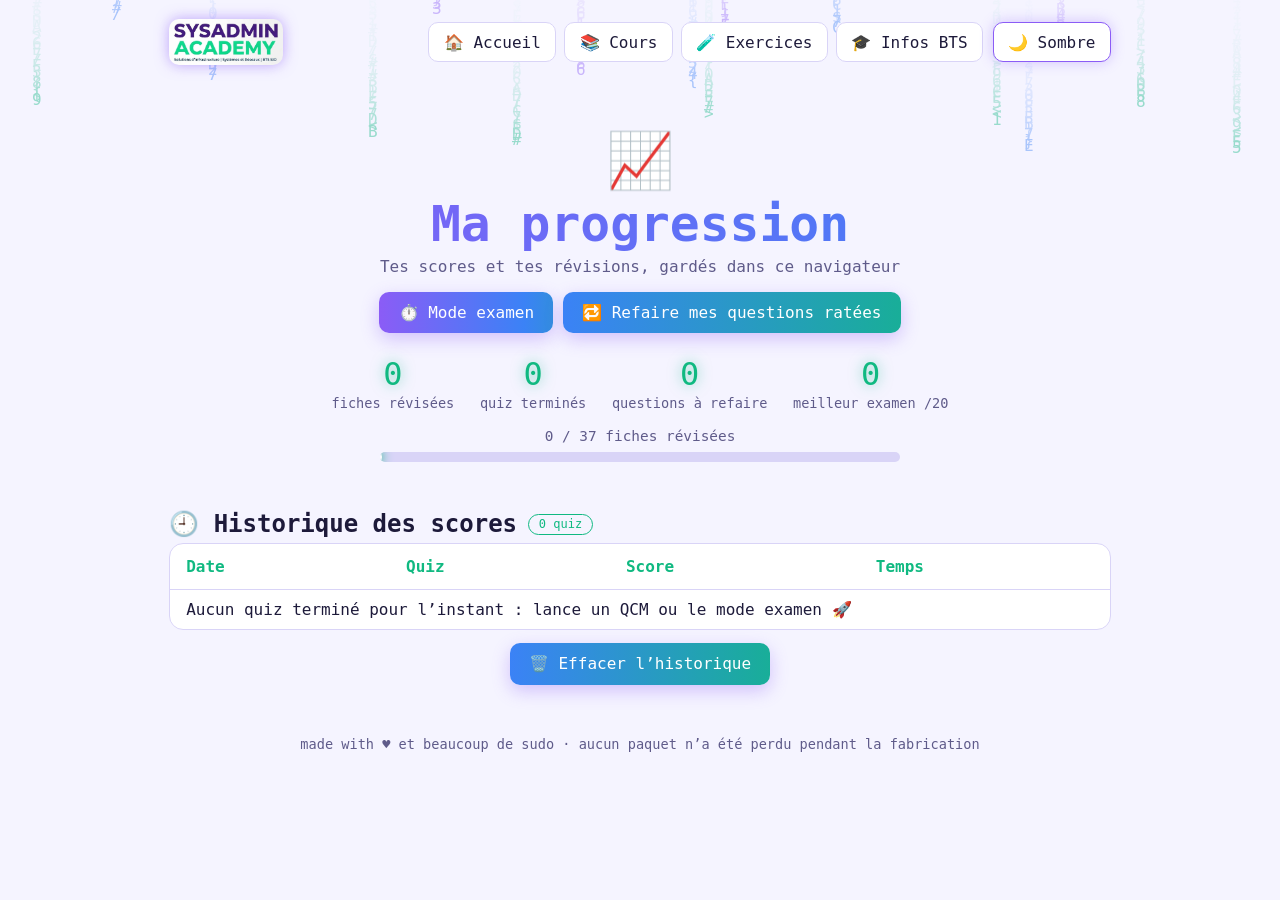
<file: progression.html>
<!DOCTYPE html>
<html lang="fr">
<head>
<meta charset="utf-8">
<meta name="viewport" content="width=device-width, initial-scale=1, viewport-fit=cover">
<title>SysAdmin Academy · Ma progression</title>
<link rel="stylesheet" href="css/style.css">
<script src="js/common.js"></script>
</head>
<body>
<canvas id="bg" aria-hidden="true"></canvas>
<header>
  <div class="top">
    <a href="index.html" aria-label="Accueil"><img class="logo" src="img/logo-texte.png" alt="SysAdmin Academy"></a>
    <div class="tools"><nav class="nav"><a href="index.html">🏠 Accueil</a><a href="cours.html">📚 Cours</a><a href="exercices.html">🧪 Exercices</a><a href="infos.html">🎓 Infos BTS</a></nav></div>
  </div>
</header>
<main>
  <div class="hero">
    <div class="bigico" aria-hidden="true">📈</div>
    <h1>Ma progression</h1>
    <p class="sub">Tes scores et tes révisions, gardés dans ce navigateur</p>
    <div class="row"><a class="btn" href="exercices.html#exam">⏱️ Mode examen</a><a class="btn alt" href="exercices.html#retry">🔁 Refaire mes questions ratées</a></div>
    <div class="stats" id="st"></div>
    <div class="coef"><p id="gp"></p><div class="bar"><i id="gb"></i></div></div>
  </div>
  <section class="on" id="historique"><h2><span>🕘 Historique des scores</span><em class="pill" id="hn"></em></h2><div class="tbl"><table><thead><tr><th>Date</th><th>Quiz</th><th>Score</th><th>Temps</th></tr></thead><tbody id="hb"></tbody></table></div><div class="row"><button class="btn alt" id="rz">🗑️ Effacer l’historique</button></div></section>
</main>
<footer>made with ♥ et beaucoup de <code>sudo</code> · aucun paquet n’a été perdu pendant la fabrication</footer>
<script src="js/bg.js"></script><script src="js/progression.js"></script>
</body>
</html>
</file>
<file: css/style.css>
:root{box-sizing:border-box;padding-top:env(safe-area-inset-top,0px);padding-bottom:env(safe-area-inset-bottom,0px);
--bg:#0b0a1a;--panel:#14122b;--text:#e8e6ff;--muted:#9a97c4;--violet:#8b5cf6;--blue:#3b82f6;--em:#10b981;--line:#2b2757;color-scheme:dark}
html{scroll-padding-top:env(safe-area-inset-top,0px)}
@media (prefers-color-scheme:light){:root:not([data-theme="dark"]){--bg:#f4f2ff;--panel:#fff;--text:#1d1a3a;--muted:#5f5b8a;--line:#d9d4f7;color-scheme:light}}
:root[data-theme="dark"]{--bg:#0b0a1a;--panel:#14122b;--text:#e8e6ff;--muted:#9a97c4;--line:#2b2757}
*{box-sizing:border-box}
body{margin:0;background:var(--bg);color:var(--text);font-family:ui-monospace,SFMono-Regular,Menlo,Consolas,monospace;min-height:100vh;overflow-x:hidden}
#bg{position:fixed;inset:0;width:100%;height:100%;z-index:0;opacity:.4;pointer-events:none}
main,header{position:relative;max-width:980px;margin:0 auto;padding:1.2rem}
main{z-index:1}header{z-index:20}
.top{display:flex;justify-content:space-between;align-items:center;gap:1rem;flex-wrap:wrap}
.logo{display:block;height:46px;width:auto;border-radius:10px;background:#fff;box-shadow:0 0 14px #8b5cf688;animation:glow 3.2s ease-in-out infinite}
@keyframes glow{50%{box-shadow:0 0 22px #10b981aa,0 0 34px #3b82f655}}
.dd{position:relative}
.dd>button{font:inherit;color:var(--text);background:var(--panel);border:1px solid var(--violet);border-radius:10px;padding:.6rem 1rem;cursor:pointer;box-shadow:0 0 14px #8b5cf655;transition:box-shadow .2s,border-color .2s}
.dd>button:hover{border-color:var(--em);box-shadow:0 0 18px #10b98177}
.dd ul{display:none;position:absolute;right:0;top:calc(100% + 6px);min-width:270px;margin:0;padding:.4rem;list-style:none;background:var(--panel);border:1px solid var(--line);border-radius:12px;z-index:5;box-shadow:0 12px 30px #0006}
.dd.open ul{display:block;animation:pop .22s ease}
@keyframes pop{from{opacity:0;transform:translateY(-6px) scale(.97)}}
.dd li button{width:100%;text-align:left;font:inherit;color:var(--text);background:none;border:0;padding:.65rem .8rem;border-radius:8px;cursor:pointer;transition:padding .15s}
.dd li button:hover,.dd li button[aria-current="true"]{background:linear-gradient(90deg,#8b5cf633,#10b98133);padding-left:1.1rem}
.hero{text-align:center;padding:1.6rem 0 .6rem}
h1{margin:.2rem 0;font-size:clamp(1.8rem,6.5vw,3.1rem);background:linear-gradient(90deg,var(--violet),var(--blue),var(--em),var(--violet));background-size:300% 100%;-webkit-background-clip:text;background-clip:text;color:transparent;animation:flow 6s linear infinite}
@keyframes flow{to{background-position:300% 0}}
.sub{color:var(--muted);margin:0 0 1rem}
.term{display:inline-block;margin-top:.5rem;padding:.55rem 1rem;background:var(--panel);border:1px solid var(--line);border-radius:10px;color:var(--em);text-align:left;min-height:2.4rem;max-width:100%;overflow:hidden;white-space:nowrap}
.term i{display:inline-block;width:.6ch;height:1.1em;background:var(--em);vertical-align:text-bottom;animation:blink 1s steps(1) infinite}
@keyframes blink{50%{opacity:0}}
.net{position:relative;height:34px;margin:1.3rem 0 .4rem}
.net::before{content:"";position:absolute;left:0;right:0;top:50%;height:2px;background:repeating-linear-gradient(90deg,var(--line) 0 10px,transparent 10px 18px);animation:dash 1.2s linear infinite}
@keyframes dash{to{background-position:18px 0}}
.net b{position:absolute;top:50%;width:12px;height:12px;margin-top:-6px;border-radius:3px;background:var(--em);box-shadow:0 0 10px var(--em);animation:pkt 5s linear infinite}
.net b:nth-child(2){background:var(--violet);box-shadow:0 0 10px var(--violet);animation-delay:-1.7s}
.net b:nth-child(3){background:var(--blue);box-shadow:0 0 10px var(--blue);animation-delay:-3.3s}
@keyframes pkt{from{left:-2%;transform:rotate(0)}to{left:100%;transform:rotate(360deg)}}
.net span{position:absolute;top:0;font-size:1.3rem;animation:float 3s ease-in-out infinite}
@keyframes float{50%{transform:translateY(-6px)}}
section{display:none}
section.on{display:block}
h2{margin:1.4rem 0 .3rem;display:flex;align-items:center;gap:.7rem;flex-wrap:wrap;animation:neon 3s ease-in-out infinite}
@keyframes neon{50%{text-shadow:0 0 14px #8b5cf6aa}}
.pill{font-style:normal;font-size:.75rem;font-weight:400;color:var(--em);border:1px solid var(--em);border-radius:99px;padding:.15rem .6rem}
.grid{display:grid;grid-template-columns:repeat(auto-fill,minmax(270px,1fr));gap:.9rem}
a.doc{--mx:50%;--my:50%;display:flex;gap:.8rem;align-items:center;text-decoration:none;color:var(--text);background:var(--panel);border:1px solid var(--line);border-radius:14px;padding:1rem;position:relative;overflow:hidden;transition:transform .25s,border-color .25s,box-shadow .25s;animation:rise .55s cubic-bezier(.2,.8,.2,1) both;animation-delay:calc(var(--i)*70ms)}
@keyframes rise{from{opacity:0;transform:translateY(24px) scale(.96)}}
a.doc::after{content:"";position:absolute;left:0;top:0;bottom:0;width:4px;background:linear-gradient(var(--violet),var(--blue),var(--em))}
a.doc::before{content:"";position:absolute;inset:0;background:radial-gradient(180px circle at var(--mx) var(--my),#8b5cf633,transparent 70%);opacity:0;transition:opacity .25s}
a.doc:hover::before{opacity:1}
a.doc:hover{transform:translateY(-4px) rotate(-.4deg);border-color:var(--em);box-shadow:0 10px 26px #8b5cf63d}
a.doc .ic{font-size:1.7rem;flex:none;transition:transform .3s}
a.doc:hover .ic{transform:scale(1.25) rotate(-10deg)}
a.doc small{display:block;color:var(--muted);margin-top:.15rem}
a.doc:active{transform:scale(.97)}
footer{position:relative;z-index:1;text-align:center;color:var(--muted);padding:2rem 1rem;font-size:.85rem}
@media (prefers-reduced-motion:reduce){*{animation:none!important;transition:none!important}}
.viz{position:relative;margin:.2rem 0 1.2rem;min-height:96px;border:1px dashed var(--line);border-radius:14px;background:linear-gradient(90deg,#8b5cf61a,#10b9811a);overflow:hidden;display:flex;align-items:center;justify-content:center;gap:.8rem;padding:.4rem .8rem}
.viz .net{width:94%;margin:0}
.big{font-size:2rem;animation:float 2.6s ease-in-out infinite}
.scale{height:84px;width:auto}
.scale *{fill:none;stroke:var(--violet);stroke-width:3;stroke-linecap:round}
.scale .beam{transform-origin:110px 22px;animation:tip 3.6s ease-in-out infinite}
.scale .pl{transform-origin:34px 22px;animation:untip 3.6s ease-in-out infinite}
.scale .pr{transform-origin:186px 22px;animation:untip 3.6s ease-in-out infinite}
.scale .st{stroke:var(--em)}
@keyframes tip{0%,100%{transform:rotate(-9deg)}50%{transform:rotate(9deg)}}
@keyframes untip{0%,100%{transform:rotate(9deg)}50%{transform:rotate(-9deg)}}
.bits{display:flex;align-items:center;gap:.4rem;flex-wrap:wrap;justify-content:center}
.bit{width:30px;height:38px;display:grid;place-items:center;border:1px solid var(--line);border-radius:8px;background:var(--panel);color:var(--muted);transition:all .25s}
.bit.on{color:#fff;background:linear-gradient(160deg,var(--violet),var(--em));border-color:var(--em);box-shadow:0 0 12px var(--em);transform:translateY(-3px)}
.bv{margin-left:.6rem;color:var(--em)}
.cv{width:100%;height:92px}
.cv path{fill:none;stroke:var(--violet);stroke-width:3}
.cv .ax{stroke:var(--line);stroke-width:1.5}
.cv #ct{stroke:var(--em);stroke-width:2.5}
.cv #cd{fill:var(--blue);filter:drop-shadow(0 0 5px var(--blue))}
.sr{position:absolute;width:1px;height:1px;overflow:hidden;clip:rect(0 0 0 0);white-space:nowrap}

[hidden]{display:none!important}
.tools{display:flex;gap:.6rem;flex-wrap:wrap;align-items:center}
.nav{display:flex;gap:.5rem;flex-wrap:wrap}
.nav a{color:var(--text);text-decoration:none;background:var(--panel);border:1px solid var(--line);border-radius:10px;padding:.6rem .9rem;transition:all .2s}
.nav a:hover{border-color:var(--em);box-shadow:0 0 14px #10b98166;transform:translateY(-2px)}
@property --ang{syntax:"<angle>";inherits:false;initial-value:0deg}
@keyframes spin{to{--ang:360deg}}
@keyframes spin2{to{transform:rotate(360deg)}}
.radar{display:block;width:210px;height:210px;margin:0 auto .2rem;filter:drop-shadow(0 0 18px #10b98166)}
.radar .rim{fill:var(--panel);fill-opacity:.85;stroke:var(--em);stroke-width:2}
.radar .r{fill:none;stroke:#10b98166;stroke-width:1.2}
.radar .sweep{transform-origin:100px 100px;animation:spin2 3.6s linear infinite}
.radar .dot{fill:var(--em);opacity:.4}
.radar .blip{fill:none;stroke:var(--em);stroke-width:1.6;opacity:0;transform-box:fill-box;transform-origin:center;animation:blip 3.6s ease-out infinite}
.radar text{fill:var(--em);font-size:9px;opacity:0;animation:lab 3.6s ease-out infinite}
@keyframes blip{0%{opacity:1;transform:scale(1)}100%{opacity:0;transform:scale(4)}}
@keyframes lab{0%{opacity:0}8%{opacity:1}75%{opacity:1}100%{opacity:0}}
.scan{color:var(--em);font-size:.8rem;margin:0 0 .6rem;animation:blink 1.6s steps(2) infinite}
.cta{display:flex;gap:1.5rem;justify-content:center;flex-wrap:wrap;margin:1.6rem 0 1rem;perspective:900px}
.bigbtn{--rx:0deg;--ry:0deg;position:relative;display:grid;justify-items:center;gap:.55rem;width:min(330px,100%);padding:1.9rem 1.4rem 1.6rem;text-decoration:none;color:var(--text);text-align:center;isolation:isolate;overflow:hidden;border-radius:22px;transform:rotateX(var(--rx)) rotateY(var(--ry));transition:transform .15s ease-out,box-shadow .3s;animation:rise .6s both}
.bigbtn+.bigbtn{animation-delay:.15s}
.bigbtn::before{content:"";position:absolute;inset:0;z-index:-2;border-radius:22px;background:conic-gradient(from var(--ang),var(--violet),var(--blue),var(--em),var(--violet));animation:spin 4s linear infinite}
.bigbtn::after{content:"";position:absolute;inset:2px;z-index:-1;border-radius:20px;background:radial-gradient(280px circle at var(--mx,50%) var(--my,0%),#8b5cf633,transparent 60%),var(--panel)}
.bigbtn .shine{position:absolute;top:0;bottom:0;left:-80%;width:55%;background:linear-gradient(100deg,transparent,#ffffff26,transparent);transform:skewX(-20deg);transition:left .8s}
.bigbtn:hover .shine{left:140%}
.bigbtn:hover{box-shadow:0 20px 48px #8b5cf655}
.bigbtn .ico{position:relative;display:grid;place-items:center;width:88px;height:88px;border-radius:50%;font-size:2.7rem;background:radial-gradient(circle at 30% 25%,#8b5cf655,#10b98122 70%);box-shadow:0 0 0 1px #ffffff14 inset,0 0 28px #8b5cf655;animation:float 3s ease-in-out infinite}
.bigbtn .ico::after{content:"";position:absolute;inset:-6px;border-radius:50%;border:2px solid var(--em);opacity:0;animation:ringp 2.6s ease-out infinite}
@keyframes ringp{0%{transform:scale(.85);opacity:.7}100%{transform:scale(1.4);opacity:0}}
.bigbtn b{font-size:1.25rem}
.bigbtn small{color:var(--muted)}
.bigbtn .badge{font-size:.78rem;color:var(--em);border:1px solid var(--em);border-radius:99px;padding:.15rem .75rem}
.bigbtn .go{display:inline-flex;align-items:center;gap:.5rem;font-weight:700;margin-top:.1rem;background:linear-gradient(90deg,var(--violet),var(--em));-webkit-background-clip:text;background-clip:text;color:transparent}
.bigbtn .go i{font-style:normal;display:inline-block;color:var(--em);transition:transform .3s}
.bigbtn:hover .go i{transform:translateX(8px)}
.stats{display:flex;gap:2.2rem;justify-content:center;flex-wrap:wrap;margin-top:1.4rem}
.stats div{text-align:center}
.stats em{display:block;font-style:normal;font-size:2rem;color:var(--em);text-shadow:0 0 14px #10b98188}
.stats span{color:var(--muted);font-size:.85rem}
.chips{display:grid;grid-template-columns:repeat(auto-fit,minmax(150px,1fr));gap:.8rem;max-width:780px;margin:1.2rem auto .4rem}
.chip{--c:var(--violet);position:relative;display:grid;justify-items:center;gap:.25rem;font:inherit;color:var(--text);background:var(--panel);border:1px solid var(--line);border-radius:16px;padding:1rem .6rem;cursor:pointer;overflow:hidden;transition:transform .25s,border-color .25s,box-shadow .25s}
.chip[data-id=cejm]{--c:var(--blue)}.chip[data-id=mathinfo]{--c:var(--em)}.chip[data-id=mathapp]{--c:#c084fc}
.chip .ci{font-size:1.9rem;transition:transform .3s}
.chip b{font-size:.9rem}
.chip small{color:var(--muted);font-size:.75rem}
.chip::after{content:"";position:absolute;left:0;right:0;bottom:0;height:3px;background:var(--c);transform:scaleX(0);transition:transform .3s}
.chip:hover{transform:translateY(-4px);border-color:var(--c);box-shadow:0 10px 24px color-mix(in srgb,var(--c) 35%,transparent)}
.chip:hover .ci{transform:scale(1.2) rotate(-8deg)}
.chip[aria-pressed="true"]{border-color:var(--c);background:linear-gradient(160deg,color-mix(in srgb,var(--c) 22%,var(--panel)),var(--panel));box-shadow:0 0 22px color-mix(in srgb,var(--c) 45%,transparent)}
.chip[aria-pressed="true"]::after{transform:scaleX(1)}
.chip[aria-pressed="true"] .ci{animation:float 2.4s ease-in-out infinite}
.quiz{background:var(--panel);border:1px solid var(--line);border-radius:16px;padding:1.2rem;animation:rise .5s both}
.qh{display:flex;justify-content:space-between;gap:1rem;color:var(--muted);font-size:.85rem}
.bar{height:8px;background:var(--line);border-radius:99px;overflow:hidden;margin:.5rem 0 1rem}
.bar i{display:block;height:100%;background:linear-gradient(90deg,var(--violet),var(--blue),var(--em),var(--violet));background-size:200% 100%;animation:flow 2s linear infinite;transition:width .5s}
.qt{margin:.2rem 0 1rem;font-size:1.1rem;line-height:1.45}
.opt{display:flex;gap:.7rem;align-items:center;width:100%;text-align:left;font:inherit;color:var(--text);background:var(--bg);border:1px solid var(--line);border-radius:12px;padding:.8rem 1rem;margin:.5rem 0;cursor:pointer;animation:rise .4s both;animation-delay:calc(var(--i)*70ms);transition:transform .2s,border-color .2s}
.opt:hover:not(:disabled){border-color:var(--violet);transform:translateX(4px)}
.opt .k{flex:none;width:26px;height:26px;display:grid;place-items:center;border-radius:8px;background:var(--line)}
.opt.ok{border-color:var(--em);background:#10b98122;animation:okp .5s}
.opt.ko{border-color:#ef4444;background:#ef444422;animation:shake .4s}
@keyframes shake{25%{transform:translateX(-6px)}75%{transform:translateX(6px)}}
@keyframes okp{50%{box-shadow:0 0 22px #10b981aa}}
.fb{margin:.8rem 0;padding:.8rem 1rem;border-radius:12px;border:1px dashed var(--line);line-height:1.45;animation:rise .3s both}
.fb.ok{border-color:var(--em)}.fb.ko{border-color:#ef4444}
.btn{display:inline-block;font:inherit;color:#fff;text-decoration:none;background:linear-gradient(90deg,var(--violet),var(--blue));border:0;border-radius:10px;padding:.7rem 1.2rem;cursor:pointer;transition:transform .2s,box-shadow .2s}
.btn:hover{transform:translateY(-2px);box-shadow:0 8px 20px #8b5cf666}
.btn.alt{background:linear-gradient(90deg,var(--blue),var(--em))}
.ans{display:flex;gap:.6rem;flex-wrap:wrap}
.ans input{flex:1;min-width:180px;font:inherit;color:var(--text);background:var(--bg);border:1px solid var(--line);border-radius:10px;padding:.7rem 1rem}
.ans input:focus{outline:none;border-color:var(--em);box-shadow:0 0 12px #10b98155}
.ring{display:block;width:150px;height:150px;margin:.5rem auto}
.ring circle{fill:none;stroke-width:10}
.ring .bgc{stroke:var(--line)}
.ring .fg{stroke:var(--em);stroke-linecap:round;stroke-dasharray:314.16;stroke-dashoffset:314.16;transform:rotate(-90deg);transform-origin:60px 60px;transition:stroke-dashoffset 1.2s ease}
.ring text{fill:var(--text);font-size:24px;text-anchor:middle;dominant-baseline:central}
.center{text-align:center}
.row{display:flex;gap:.6rem;flex-wrap:wrap;justify-content:center;margin-top:.8rem}
#cf{position:fixed;inset:0;pointer-events:none;z-index:50}
.quiz{position:relative;overflow:hidden;box-shadow:0 10px 36px #0004}
.quiz::before{content:"";position:absolute;top:0;left:0;right:0;height:3px;background:linear-gradient(90deg,var(--violet),var(--blue),var(--em),var(--violet));background-size:300% 100%;animation:flow 5s linear infinite}
.quiz.sw{animation:slide .5s cubic-bezier(.2,.8,.2,1)}
@keyframes slide{from{opacity:0;transform:translateX(40px)}}
.quiz.flash-ok{animation:flashok .7s}
.quiz.flash-ko{animation:flashko .5s}
@keyframes flashok{30%{box-shadow:0 0 0 3px #10b98199,0 10px 36px #0004}}
@keyframes flashko{30%{box-shadow:0 0 0 3px #ef444499,0 10px 36px #0004}}
.bar{height:10px}
.bar i{position:relative;box-shadow:0 0 14px #10b981aa}
.bar i::after{content:"";position:absolute;right:-2px;top:50%;width:14px;height:14px;margin-top:-7px;border-radius:50%;background:#fff;box-shadow:0 0 12px var(--em)}
.opt{position:relative;overflow:hidden;box-shadow:0 2px 0 #0003}
.opt::before{content:"";position:absolute;left:0;top:0;bottom:0;width:4px;background:linear-gradient(var(--violet),var(--em));transform:scaleY(0);transition:transform .25s}
.opt:hover:not(:disabled)::before{transform:scaleY(1)}
.opt:hover:not(:disabled) .k{background:linear-gradient(135deg,var(--violet),var(--em));color:#fff}
.opt.ok::after{content:"✓";margin-left:auto;color:var(--em);font-weight:700;font-size:1.3rem;animation:pop .45s}
.opt.ko::after{content:"✗";margin-left:auto;color:#ef4444;font-weight:700;font-size:1.3rem}
@keyframes pop{0%{transform:scale(0)}70%{transform:scale(1.4)}100%{transform:scale(1)}}
.opt:disabled{cursor:default}
.opt:disabled:not(.ok):not(.ko){opacity:.5}
.btn{background:linear-gradient(90deg,var(--violet),var(--blue),var(--em),var(--violet));background-size:250% 100%;animation:flow 4s linear infinite;box-shadow:0 6px 18px #8b5cf655}
.btn.alt{background:linear-gradient(90deg,var(--blue),var(--em),var(--blue));background-size:250% 100%}
.btn.nx{animation:flow 4s linear infinite,pulse 1.6s ease-in-out infinite}
@keyframes pulse{50%{transform:scale(1.06)}}
.sc.pop{display:inline-block;color:var(--em);animation:scorepop .5s}
@keyframes scorepop{50%{transform:scale(1.6)}}
.streak{color:#f59e0b;font-weight:700}
.streak.pop{display:inline-block;animation:scorepop .5s}
.bigico{font-size:3.4rem;animation:float 2.6s ease-in-out infinite}
.pills{display:flex;gap:.5rem;justify-content:center;flex-wrap:wrap;margin:.6rem 0 .8rem}
.pills span{border:1px solid var(--line);border-radius:99px;padding:.2rem .8rem;font-size:.8rem;color:var(--muted)}
.ring .fg{stroke:url(#rg);filter:drop-shadow(0 0 8px var(--em))}
.pt{position:fixed;z-index:60;pointer-events:none;font-size:15px;animation:fly .85s ease-out forwards}
@keyframes fly{to{transform:translate(var(--dx),var(--dy)) scale(.4);opacity:0}}
.homebtn{margin-top:.2rem}
/* ===== accueil : 3 boutons ===== */
.cta{gap:1.2rem}
.cta .bigbtn{width:min(290px,100%)}
.bigbtn:nth-child(3){animation-delay:.3s}

/* ===== page infos.html ===== */
.blocs{display:flex;gap:.55rem;justify-content:center;flex-wrap:wrap;padding:.6rem 0}
.blocs span{width:46px;height:54px;display:grid;place-items:center;border:1px solid var(--line);border-radius:10px;background:var(--panel);color:var(--muted);font-weight:700;animation:rise .5s both,bl 7s ease-in-out infinite;animation-delay:calc(var(--i)*90ms),calc(var(--i)*.6s)}
@keyframes bl{0%,22%,100%{transform:none;color:var(--muted);border-color:var(--line);box-shadow:none}6%,16%{transform:translateY(-6px) scale(1.12);color:#fff;border-color:var(--c);background:color-mix(in srgb,var(--c) 70%,var(--panel));box-shadow:0 0 18px var(--c)}}
.coef{max-width:520px;margin:1rem auto .4rem;text-align:center}
.coef p{margin:0;color:var(--muted);font-size:.9rem}
.coef b{color:var(--em)}
.coef .bar i{width:54.5%;animation:grow 1.8s cubic-bezier(.2,.8,.2,1) both,flow 2s linear infinite}
@keyframes grow{from{width:0}}
.infos .grid{grid-template-columns:repeat(auto-fit,minmax(300px,1fr))}
.infos a.doc{align-items:flex-start;padding:1.2rem 1.2rem 1.2rem 1.4rem}
.infos a.doc .ic{position:relative;display:grid;place-items:center;width:60px;height:60px;border-radius:50%;font-size:1.9rem;background:radial-gradient(circle at 30% 25%,#8b5cf655,#10b98122 70%);box-shadow:0 0 18px #8b5cf655}
.infos a.doc .ic::after{content:"";position:absolute;inset:-4px;border-radius:50%;border:2px solid var(--em);opacity:0;animation:ringp 2.6s ease-out infinite}
.infos a.doc:nth-of-type(2) .ic::after{animation-delay:1.2s}
a.doc .desc{display:block;color:var(--muted);font-size:.85rem;line-height:1.5;margin:.4rem 0 .5rem}
.infos a.doc small{color:var(--em);font-weight:700}
.infos a.doc small::after{content:" →";display:inline-block;transition:transform .3s}
.infos a.doc:hover small::after{transform:translateX(6px)}

/* ===== thème clair forcé, bouton thème, retour en haut ===== */
:root[data-theme="light"]{--bg:#f4f2ff;--panel:#fff;--text:#1d1a3a;--muted:#5f5b8a;--line:#d9d4f7;color-scheme:light}
.themebtn{font:inherit;color:var(--text);background:var(--panel);border:1px solid var(--violet);border-radius:10px;padding:.6rem .9rem;cursor:pointer;box-shadow:0 0 14px #8b5cf655;transition:all .2s}
.themebtn:hover{border-color:var(--em);box-shadow:0 0 18px #10b98177;transform:translateY(-2px)}
.totop{position:fixed;right:1rem;bottom:calc(1rem + env(safe-area-inset-bottom,0px));z-index:40;width:46px;height:46px;border:0;border-radius:50%;font:inherit;font-size:1.3rem;font-weight:700;color:#fff;cursor:pointer;background:linear-gradient(135deg,var(--violet),var(--em));box-shadow:0 6px 20px #8b5cf688;opacity:0;pointer-events:none;transform:translateY(14px);transition:opacity .3s,transform .3s}
.totop.show{opacity:1;pointer-events:auto;transform:none;animation:float 2.6s ease-in-out infinite}
.totop:hover{box-shadow:0 8px 26px #10b981aa}
/* ===== infos : titre sur sa ligne ===== */
a.doc .dt{display:block;line-height:1.35}
/* ===== accueil : puces ===== */
a.chip{text-decoration:none}
.stats{gap:1.6rem}
/* ===== cours : recherche, révisée, lien direct ===== */
.srch{max-width:560px;margin:1.2rem auto 0}
.srch input{width:100%;font:inherit;color:var(--text);background:var(--panel);border:1px solid var(--violet);border-radius:12px;padding:.8rem 1rem;box-shadow:0 0 14px #8b5cf644;transition:border-color .2s,box-shadow .2s}
.srch input:focus{outline:none;border-color:var(--em);box-shadow:0 0 18px #10b98166}
.srch .grid{text-align:left;margin-top:.6rem}
.srch .sub{margin:.6rem 0 0}
body.searching section{display:none!important}
.dw{position:relative;display:flex}
.dw>a.doc{flex:1;min-width:0;padding-right:3rem}
.chk{position:absolute;top:.6rem;right:.6rem;z-index:3;width:30px;height:30px;display:grid;place-items:center;font:inherit;font-weight:700;color:#fff;background:var(--bg);border:1px solid var(--line);border-radius:50%;cursor:pointer;transition:all .25s}
.chk:hover{border-color:var(--em);box-shadow:0 0 12px #10b98177}
.chk[aria-pressed="true"]{background:linear-gradient(135deg,var(--violet),var(--em));border-color:var(--em);animation:okp .5s}
.dw.done>a.doc{border-color:var(--em)}
.dw.done>a.doc small::after{content:" · révisée ✓";color:var(--em)}
a.sl{font-size:.9rem;text-decoration:none;opacity:.5;transition:opacity .2s,transform .2s}
a.sl:hover{opacity:1;transform:scale(1.3) rotate(-10deg)}
/* ===== glossaire et ports ===== */
.gg{display:grid;grid-template-columns:repeat(auto-fill,minmax(270px,1fr));gap:.9rem}
.gc{display:grid;gap:.15rem;background:var(--panel);border:1px solid var(--line);border-left:4px solid var(--violet);border-radius:14px;padding:1rem;animation:rise .55s cubic-bezier(.2,.8,.2,1) both;animation-delay:calc(var(--i)*60ms);transition:transform .25s,border-color .25s,box-shadow .25s}
.gc:hover{transform:translateY(-4px);border-color:var(--em);box-shadow:0 10px 26px #8b5cf63d}
.gc b{font-size:1.25rem;color:var(--em)}
.gc span{font-size:.8rem;color:var(--blue)}
.gc small{color:var(--muted);line-height:1.45;margin-top:.3rem}
.tbl{overflow-x:auto;border:1px solid var(--line);border-radius:14px;background:var(--panel)}
table{width:100%;border-collapse:collapse;min-width:520px}
th{text-align:left;color:var(--em);padding:.8rem 1rem;border-bottom:1px solid var(--line)}
td{padding:.65rem 1rem;border-bottom:1px solid var(--line);animation:rise .5s both;animation-delay:calc(var(--i)*50ms)}
tbody tr:hover{background:linear-gradient(90deg,#8b5cf622,#10b98122)}
tbody tr:last-child td{border-bottom:0}
/* ===== flashcards ===== */
.fcw{max-width:560px;margin:0 auto}
.fc{perspective:1000px;margin:1.2rem 0}
.fc .in{position:relative;height:250px;transform-style:preserve-3d;transition:transform .6s cubic-bezier(.2,.8,.2,1);cursor:pointer}
.fc.flip .in{transform:rotateY(180deg)}
.fc .f,.fc .b{position:absolute;inset:0;display:grid;place-items:center;padding:1.4rem;text-align:center;font-size:1.2rem;line-height:1.5;border-radius:20px;backface-visibility:hidden;-webkit-backface-visibility:hidden;border:2px solid var(--violet);background:var(--panel);box-shadow:0 10px 36px #0004,0 0 24px #8b5cf644;animation:rise .5s both}
.fc .b{transform:rotateY(180deg);border-color:var(--em);box-shadow:0 10px 36px #0004,0 0 24px #10b98144}
.fc code{color:var(--em);font-size:1.1rem;word-break:break-word}
a.chip,.chips .chip{--c:var(--violet)}

/* ===== mode examen, questions ratées, progression ===== */
.chip[data-id=exam]{--c:#f59e0b}.chip[data-id=retry]{--c:#ef4444}
.tm{color:var(--em);font-weight:700}
.tm.low{color:#ef4444;animation:pulse 1s ease-in-out infinite}

/* ===== glossaire : cartes cliquables, pop-up, définitions ===== */
button.gc{font:inherit;color:var(--text);text-align:left;cursor:pointer;width:100%}
button.gc:focus-visible{outline:2px solid var(--em);outline-offset:2px}
.gc .hint{font-style:normal;font-size:.75rem;color:var(--violet);margin-top:.4rem;opacity:0;transform:translateX(-8px);transition:opacity .25s,transform .25s}
.gc:hover .hint,.gc:focus-visible .hint{opacity:1;transform:none}
.gc.def{border-left-color:var(--blue)}
.gc.def b{color:var(--blue)}
.dsel{display:flex;align-items:center;justify-content:center;gap:.7rem;flex-wrap:wrap;margin:.2rem 0 1.2rem}
.dsel label{color:var(--muted)}
.dsel select{font:inherit;color:var(--text);background:var(--panel);border:1px solid var(--violet);border-radius:12px;padding:.7rem 1rem;cursor:pointer;box-shadow:0 0 14px #8b5cf644;transition:border-color .2s,box-shadow .2s}
.dsel select:focus{outline:none;border-color:var(--em);box-shadow:0 0 18px #10b98166}
.modal{position:fixed;inset:0;z-index:70;display:grid;place-items:center;padding:1rem;background:#000a;backdrop-filter:blur(6px);-webkit-backdrop-filter:blur(6px);animation:mdfade .25s both}
.modal[hidden]{display:none}
.mp{position:relative;width:min(580px,100%);max-height:85vh;overflow:auto;background:var(--panel);border:1px solid var(--violet);border-radius:18px;padding:1.5rem;box-shadow:0 20px 60px #0008,0 0 30px #8b5cf655;animation:mdpop .4s cubic-bezier(.2,.8,.2,1) both}
@keyframes mdfade{from{opacity:0}}
@keyframes mdpop{from{opacity:0;transform:translateY(24px) scale(.94)}}
.mp h3{margin:0 2.4rem .2rem 0;color:var(--em);font-size:1.6rem}
.mp .mn{margin:0 0 .6rem;color:var(--blue);font-size:.85rem}
.mp .mdf{margin:0 0 1rem;line-height:1.55}
.mp h4{margin:1rem 0 .5rem;color:var(--violet)}
.mp ul{list-style:none;margin:0;padding:0;display:grid;gap:.5rem}
.mp li a{display:block;padding:.65rem .85rem;border:1px solid var(--line);border-radius:10px;color:var(--text);text-decoration:none;transition:transform .2s,border-color .2s,box-shadow .2s}
.mp li a:hover{transform:translateX(6px);border-color:var(--em);box-shadow:0 0 14px #10b98144}
.mp li small{display:block;color:var(--muted);margin-top:.15rem}
.mp .none{color:var(--muted)}
.mx{position:absolute;top:.8rem;right:.8rem;width:34px;height:34px;border-radius:50%;border:1px solid var(--line);background:var(--bg);color:var(--text);font:inherit;cursor:pointer;transition:all .2s}
.mx:hover{border-color:var(--em);transform:rotate(90deg)}

/* ===== mobile : menus déroulants et titres qui ne dépassent pas ===== */
.dsel{max-width:100%}
.dsel select{max-width:100%;min-width:0;box-sizing:border-box;text-overflow:ellipsis}
a.doc .dt,.gc b,.mp h3{overflow-wrap:anywhere}
@media(max-width:640px){.dsel{flex-direction:column;align-items:stretch;gap:.4rem;padding:0 .2rem}.dsel label{text-align:left}.dsel select{width:100%;font-size:.95rem;padding:.7rem .8rem}}
</file>
